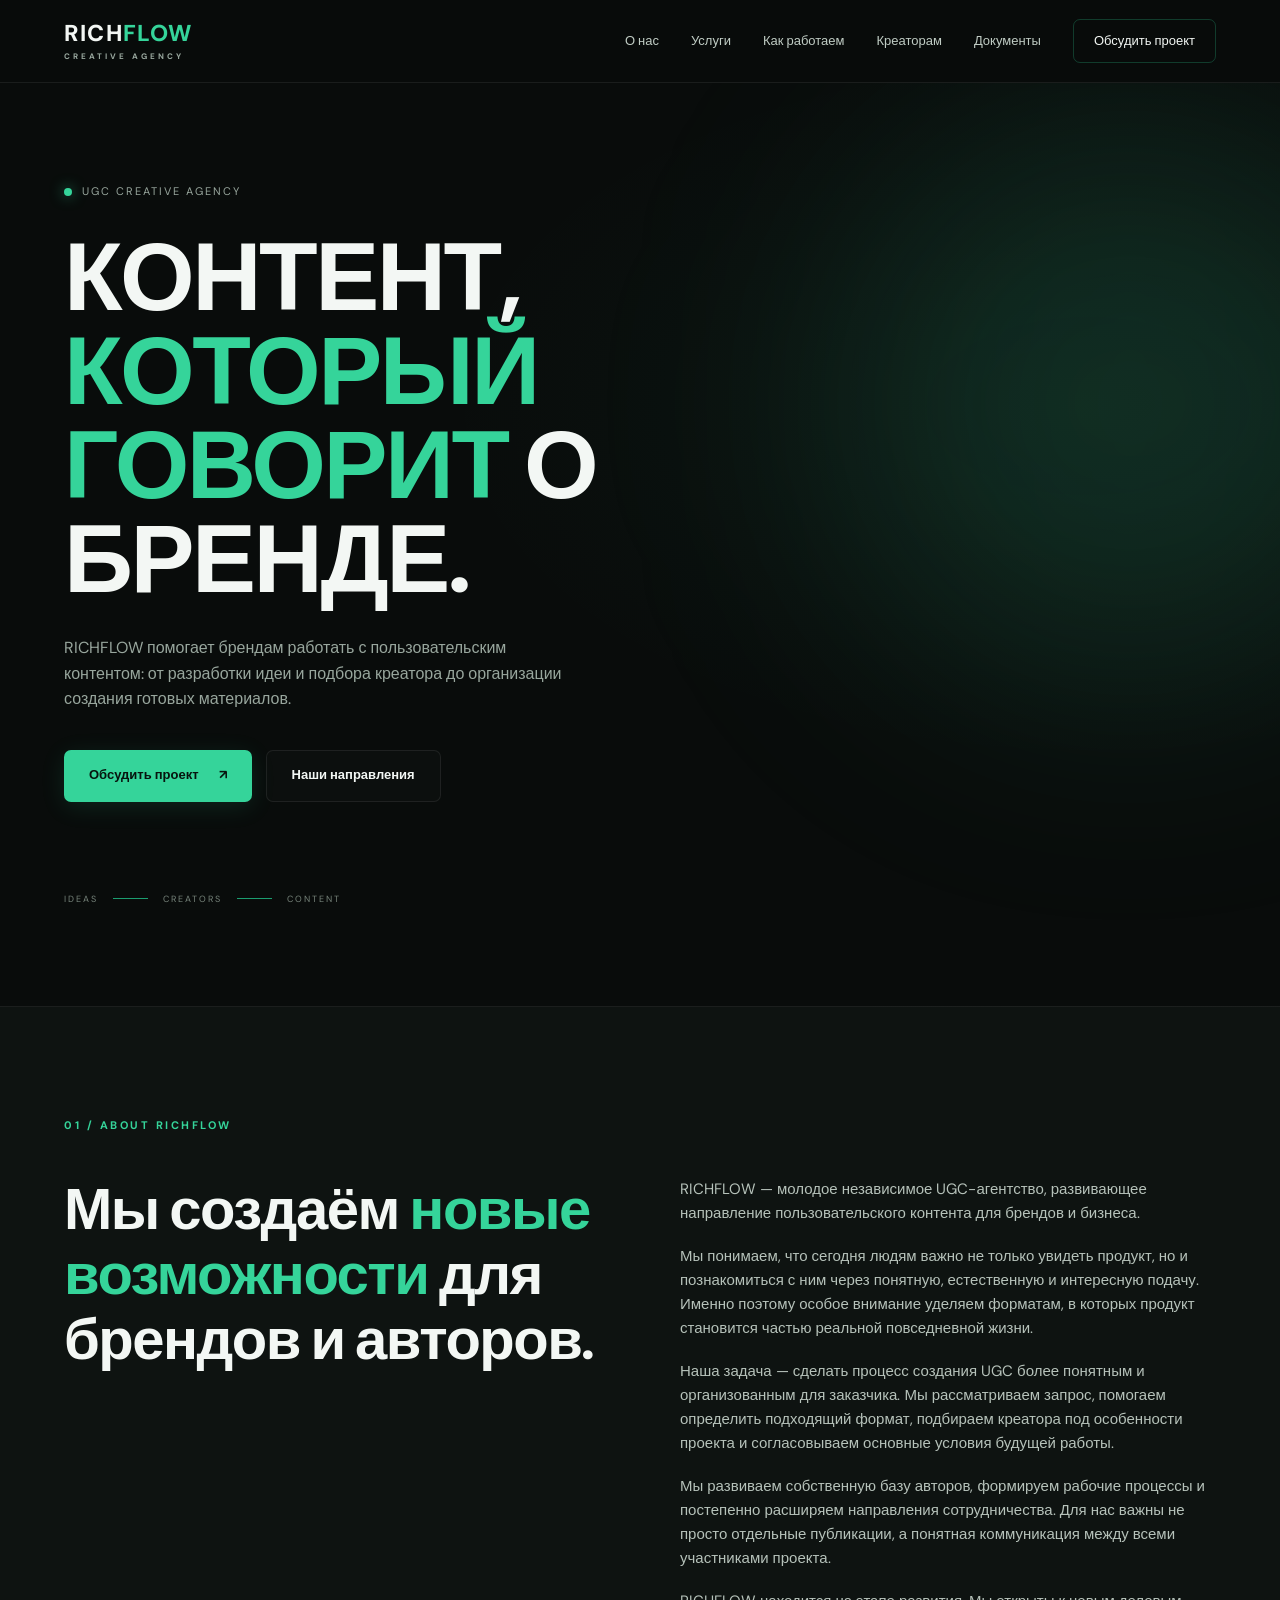
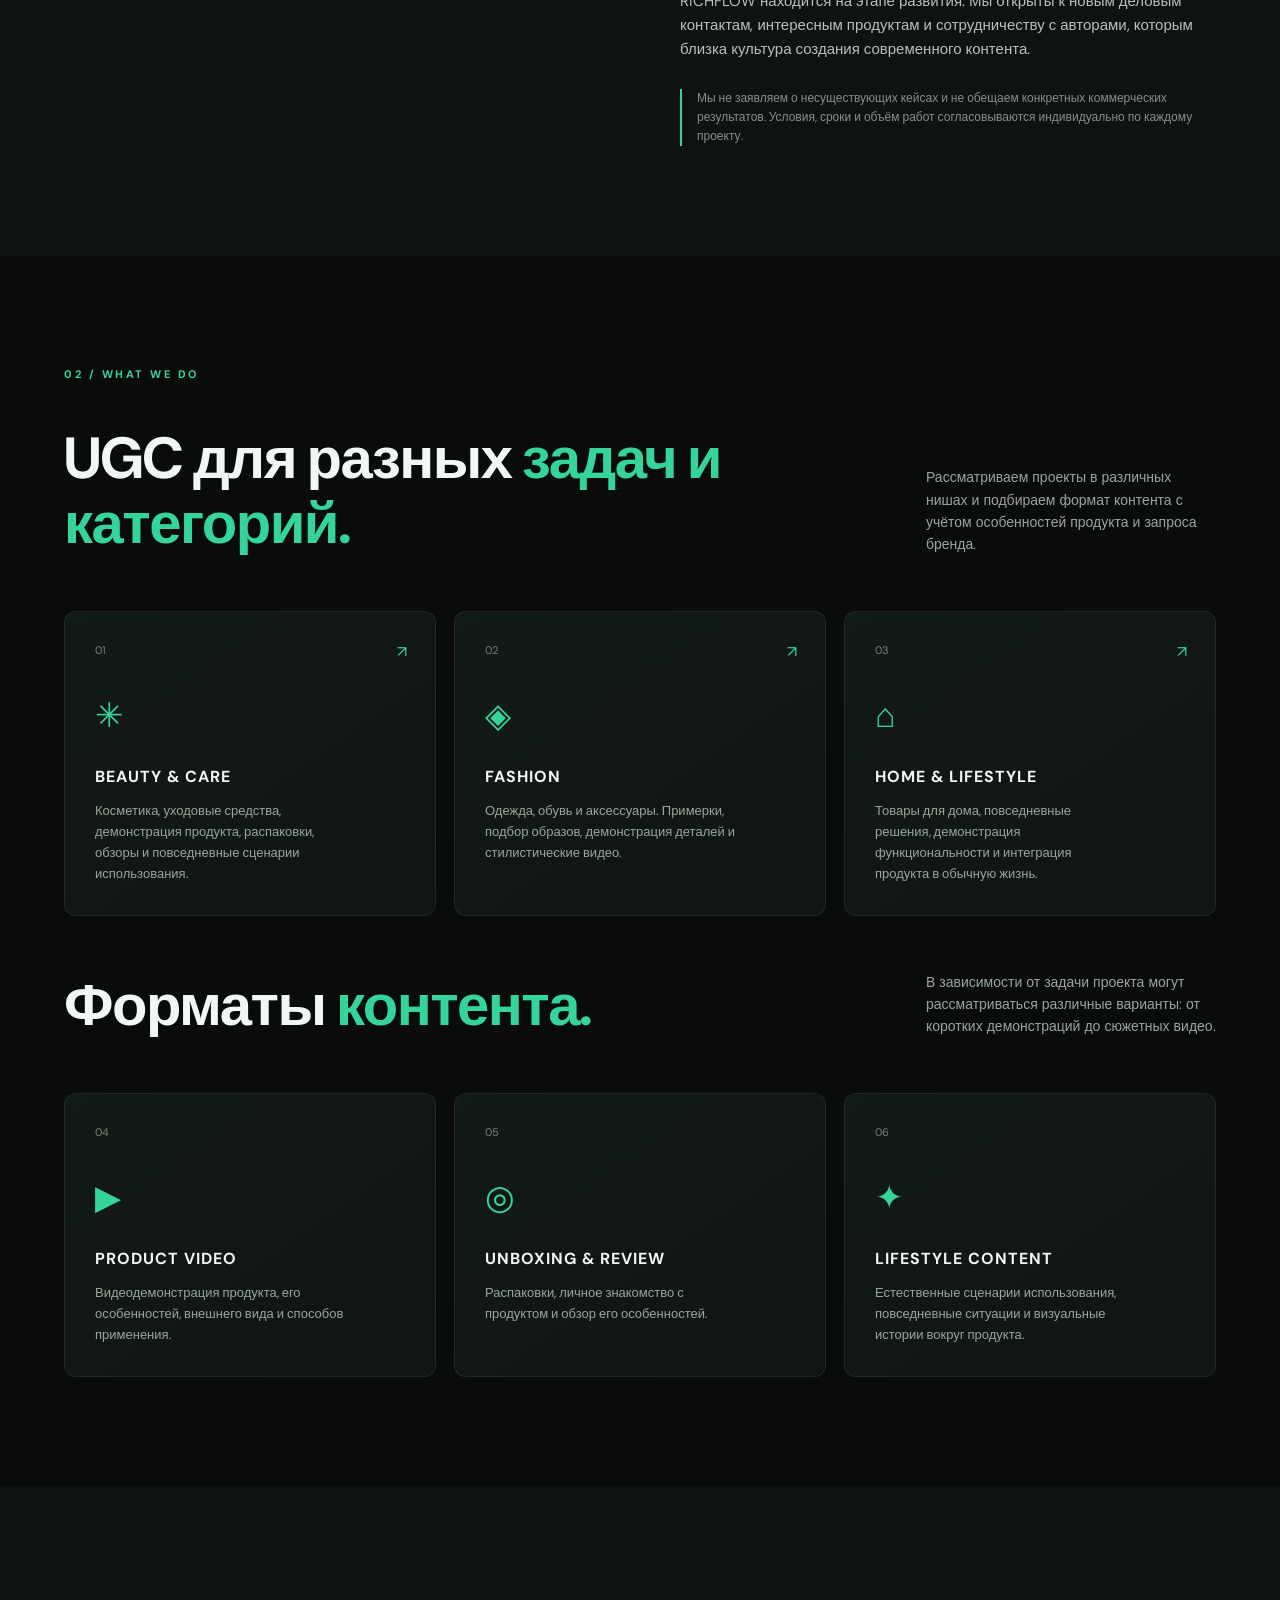
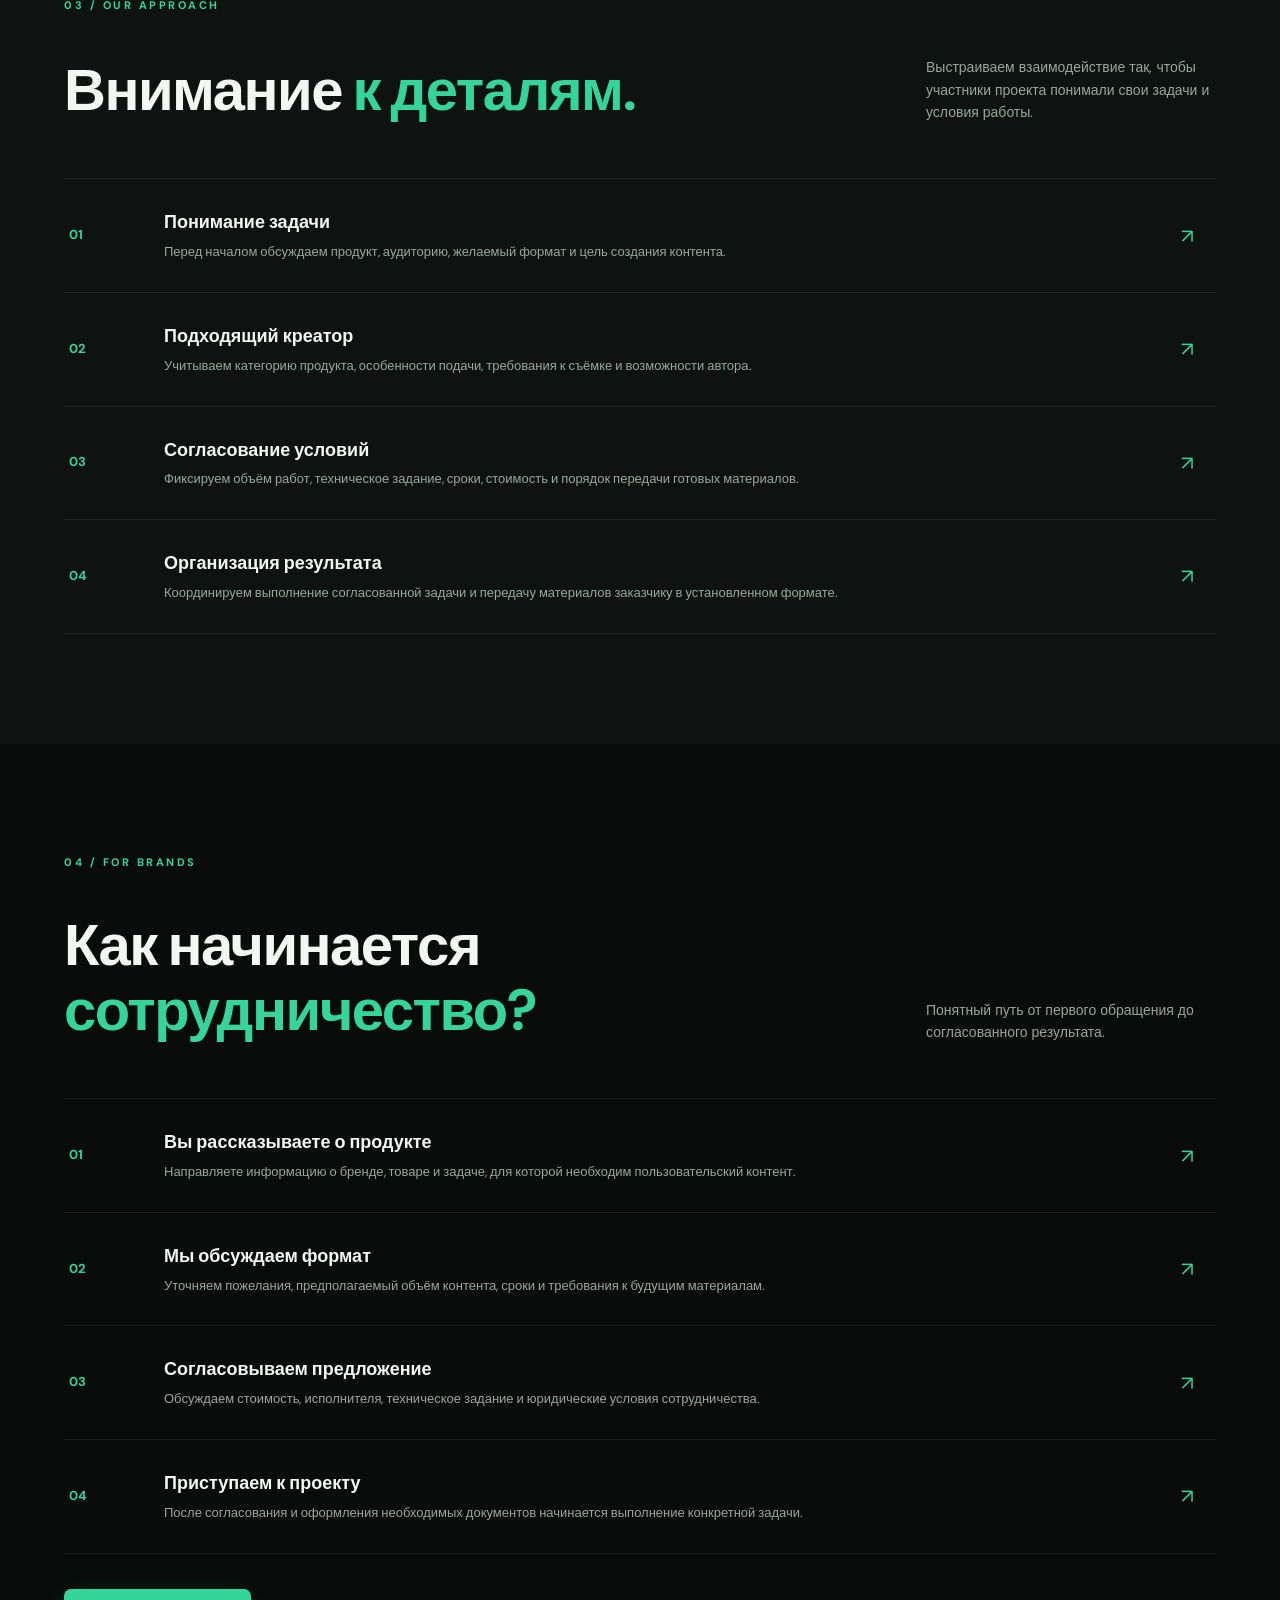
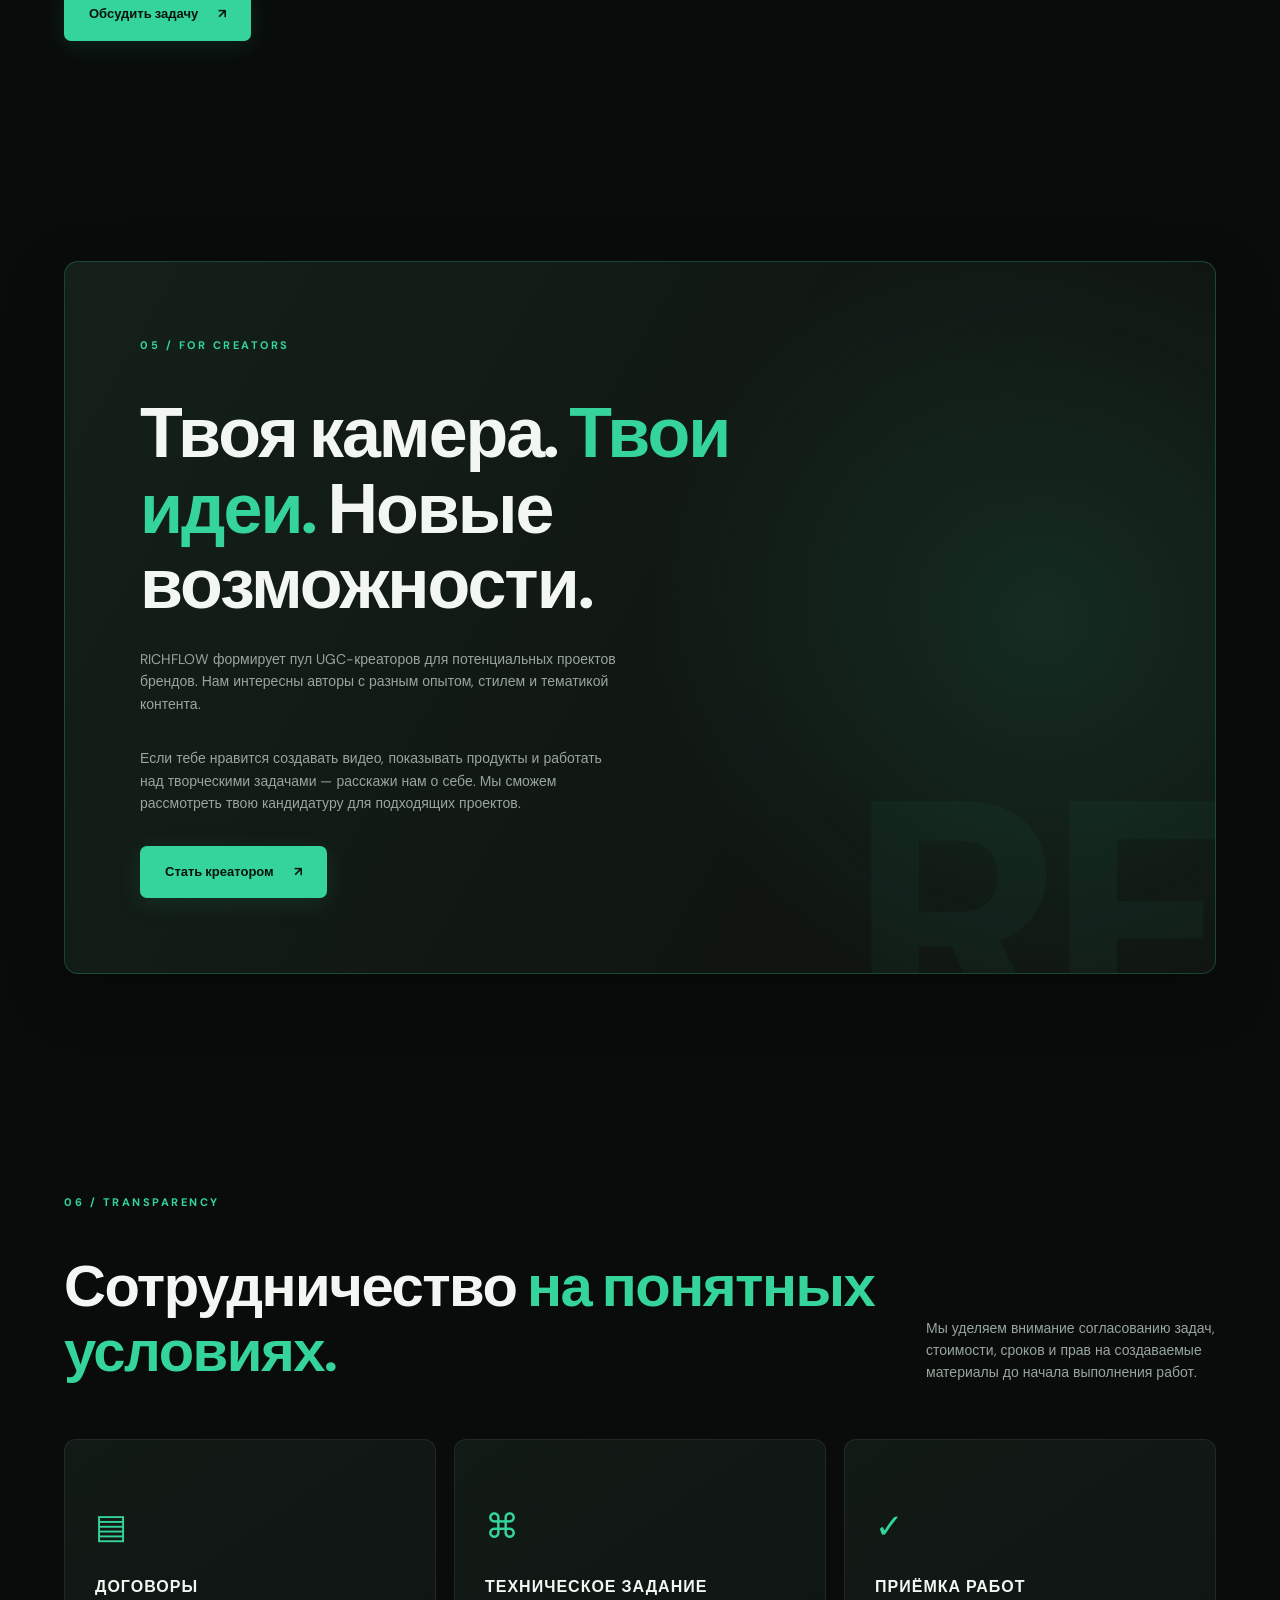
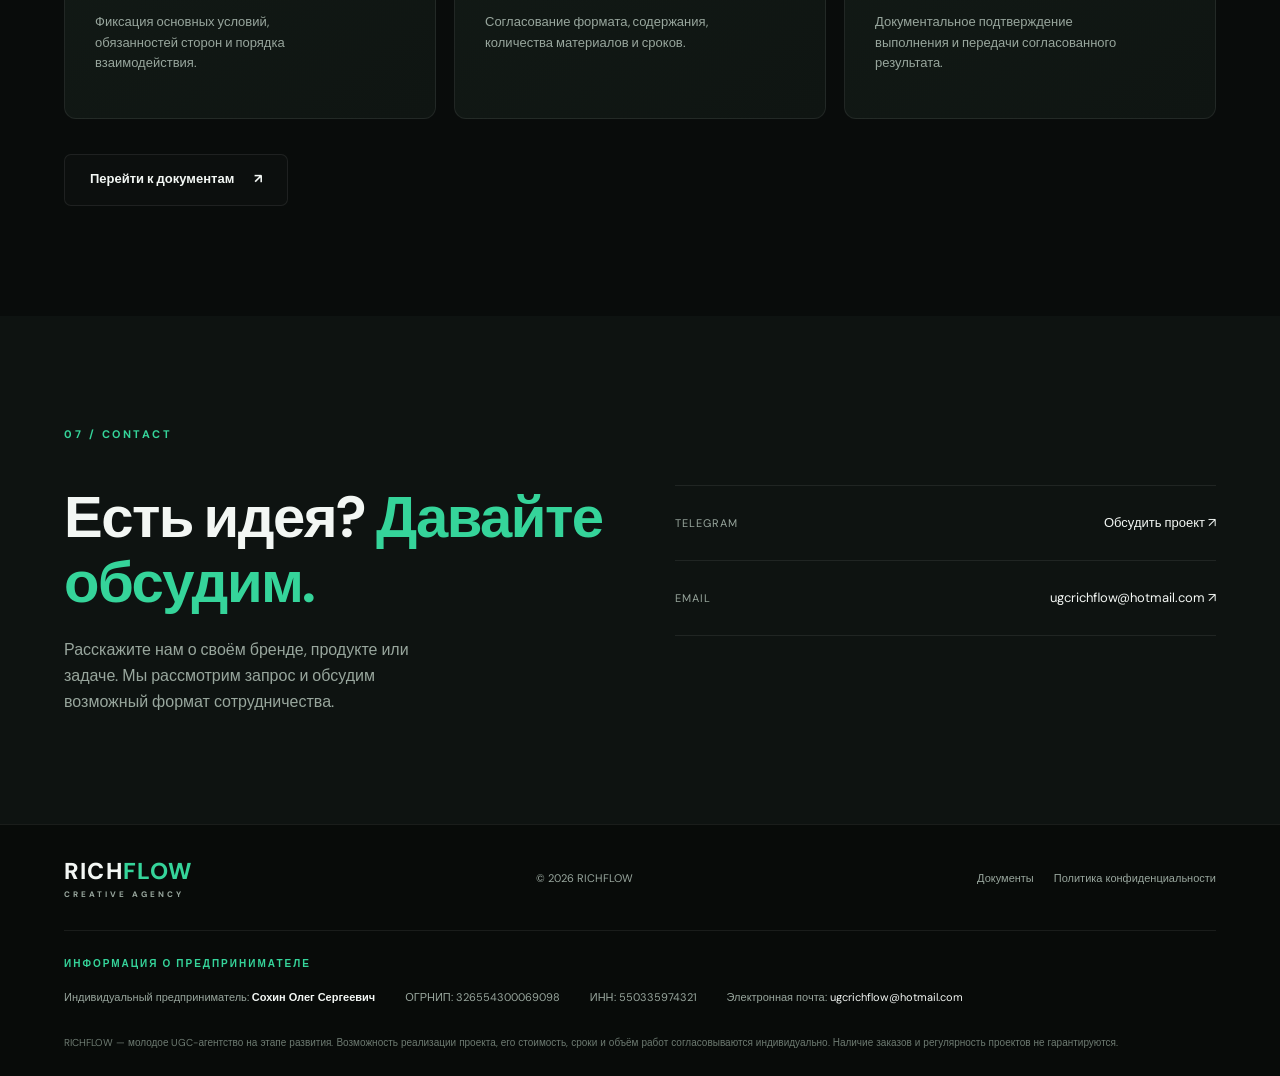
<file: index.html>
<!DOCTYPE html>
<html lang="ru">
<head>
    <meta charset="UTF-8">
    <meta name="viewport" content="width=device-width, initial-scale=1.0">

    <title>RICHFLOW — UGC-агентство для брендов и бизнеса</title>
    <meta name="description" content="RICHFLOW — молодое UGC-агентство. Помогаем брендам организовать создание пользовательского контента: от идеи и подбора креатора до готового материала.">

    <meta property="og:title" content="RICHFLOW — UGC Creative Agency">
    <meta property="og:description" content="Создание пользовательского контента для брендов. Идеи, креаторы и организация производства UGC.">
    <meta property="og:type" content="website">
    <meta property="og:image" content="assets/og-image.svg">

    <meta name="theme-color" content="#090c0b">

    <link rel="icon" href="assets/favicon.svg" type="image/svg+xml">
    <link rel="stylesheet" href="css/style.css">

    <script src="js/main.js" defer></script>
</head>

<body>

<header class="header">
    <div class="container header-inner">

        <a href="#home" class="logo">
            RICH<span>FLOW</span>
            <small>CREATIVE AGENCY</small>
        </a>

        <button class="menu-toggle"
                aria-label="Открыть меню"
                aria-expanded="false"
                aria-controls="navigation">
            <span></span>
            <span></span>
        </button>

        <nav class="navigation" id="navigation">
            <a href="#about">О нас</a>
            <a href="#directions">Услуги</a>
            <a href="#process">Как работаем</a>
            <a href="#creators">Креаторам</a>
            <a href="pages/documents.html">Документы</a>
            <a href="#contact" class="nav-contact">Обсудить проект</a>
        </nav>

    </div>
</header>


<main>

    <!-- HERO -->

    <section class="hero" id="home">
        <div class="hero-glow"></div>

        <div class="container hero-content">

            <div class="eyebrow">
                <span class="status-dot"></span>
                UGC CREATIVE AGENCY
            </div>

            <h1>
                КОНТЕНТ,
                <span>КОТОРЫЙ ГОВОРИТ</span>
                О БРЕНДЕ.
            </h1>

            <p class="hero-description">
                RICHFLOW помогает брендам работать
                с пользовательским контентом:
                от разработки идеи и подбора креатора
                до организации создания готовых материалов.
            </p>

            <div class="hero-buttons">
                <a href="#contact" class="button button-primary">
                    Обсудить проект
                    <span>↗</span>
                </a>

                <a href="#directions" class="button button-outline">
                    Наши направления
                </a>
            </div>

            <div class="hero-bottom">
                <span>IDEAS</span>
                <span class="hero-line"></span>
                <span>CREATORS</span>
                <span class="hero-line"></span>
                <span>CONTENT</span>
            </div>

        </div>
    </section>


    <!-- ABOUT -->

    <section class="section about" id="about">
        <div class="container">

            <div class="section-label">01 / ABOUT RICHFLOW</div>

            <div class="about-grid">

                <div>
                    <h2>
                        Мы создаём
                        <span>новые возможности</span>
                        для брендов и авторов.
                    </h2>
                </div>

                <div class="about-text">

                    <p>
                        RICHFLOW — молодое независимое UGC-агентство,
                        развивающее направление пользовательского
                        контента для брендов и бизнеса.
                    </p>

                    <p>
                        Мы понимаем, что сегодня людям важно не только
                        увидеть продукт, но и познакомиться с ним
                        через понятную, естественную и интересную подачу.
                        Именно поэтому особое внимание уделяем форматам,
                        в которых продукт становится частью реальной
                        повседневной жизни.
                    </p>

                    <p>
                        Наша задача — сделать процесс создания UGC
                        более понятным и организованным для заказчика.
                        Мы рассматриваем запрос, помогаем определить
                        подходящий формат, подбираем креатора под
                        особенности проекта и согласовываем основные
                        условия будущей работы.
                    </p>

                    <p>
                        Мы развиваем собственную базу авторов,
                        формируем рабочие процессы и постепенно
                        расширяем направления сотрудничества.
                        Для нас важны не просто отдельные публикации,
                        а понятная коммуникация между всеми участниками
                        проекта.
                    </p>

                    <p>
                        RICHFLOW находится на этапе развития.
                        Мы открыты к новым деловым контактам,
                        интересным продуктам и сотрудничеству
                        с авторами, которым близка культура
                        создания современного контента.
                    </p>

                    <span class="small-note">
                        Мы не заявляем о несуществующих кейсах
                        и не обещаем конкретных коммерческих результатов.
                        Условия, сроки и объём работ согласовываются
                        индивидуально по каждому проекту.
                    </span>

                </div>

            </div>
        </div>
    </section>


    <!-- DIRECTIONS / SERVICES -->

    <section class="section directions" id="directions">
        <div class="container">

            <div class="section-label">02 / WHAT WE DO</div>

            <div class="section-heading">
                <h2>
                    UGC для разных
                    <span>задач и категорий.</span>
                </h2>

                <p>
                    Рассматриваем проекты в различных нишах
                    и подбираем формат контента с учётом
                    особенностей продукта и запроса бренда.
                </p>
            </div>

            <div class="direction-grid">

                <article class="direction-card">
                    <div class="card-number">01</div>
                    <div class="card-icon">✳</div>

                    <h3>BEAUTY & CARE</h3>

                    <p>
                        Косметика, уходовые средства,
                        демонстрация продукта, распаковки,
                        обзоры и повседневные сценарии использования.
                    </p>

                    <span class="card-arrow">↗</span>
                </article>


                <article class="direction-card">
                    <div class="card-number">02</div>
                    <div class="card-icon">◈</div>

                    <h3>FASHION</h3>

                    <p>
                        Одежда, обувь и аксессуары.
                        Примерки, подбор образов,
                        демонстрация деталей и стилистические видео.
                    </p>

                    <span class="card-arrow">↗</span>
                </article>


                <article class="direction-card">
                    <div class="card-number">03</div>
                    <div class="card-icon">⌂</div>

                    <h3>HOME & LIFESTYLE</h3>

                    <p>
                        Товары для дома, повседневные решения,
                        демонстрация функциональности
                        и интеграция продукта в обычную жизнь.
                    </p>

                    <span class="card-arrow">↗</span>
                </article>

            </div>

            <div class="section-heading" style="margin-top:55px;">
                <h2>
                    Форматы
                    <span>контента.</span>
                </h2>

                <p>
                    В зависимости от задачи проекта
                    могут рассматриваться различные варианты:
                    от коротких демонстраций до сюжетных видео.
                </p>
            </div>

            <div class="direction-grid">

                <article class="direction-card">
                    <div class="card-number">04</div>
                    <div class="card-icon">▶</div>
                    <h3>PRODUCT VIDEO</h3>
                    <p>
                        Видеодемонстрация продукта,
                        его особенностей, внешнего вида
                        и способов применения.
                    </p>
                </article>

                <article class="direction-card">
                    <div class="card-number">05</div>
                    <div class="card-icon">◎</div>
                    <h3>UNBOXING & REVIEW</h3>
                    <p>
                        Распаковки, личное знакомство
                        с продуктом и обзор его особенностей.
                    </p>
                </article>

                <article class="direction-card">
                    <div class="card-number">06</div>
                    <div class="card-icon">✦</div>
                    <h3>LIFESTYLE CONTENT</h3>
                    <p>
                        Естественные сценарии использования,
                        повседневные ситуации и визуальные
                        истории вокруг продукта.
                    </p>
                </article>

            </div>

        </div>
    </section>


    <!-- WHY RICHFLOW -->

    <section class="section process" id="advantages">
        <div class="container">

            <div class="section-label">03 / OUR APPROACH</div>

            <div class="section-heading">
                <h2>
                    Внимание
                    <span>к деталям.</span>
                </h2>

                <p>
                    Выстраиваем взаимодействие так,
                    чтобы участники проекта понимали
                    свои задачи и условия работы.
                </p>
            </div>

            <div class="process-list">

                <div class="process-item">
                    <span class="process-number">01</span>
                    <div>
                        <h3>Понимание задачи</h3>
                        <p>
                            Перед началом обсуждаем продукт,
                            аудиторию, желаемый формат
                            и цель создания контента.
                        </p>
                    </div>
                    <span class="process-symbol">↗</span>
                </div>

                <div class="process-item">
                    <span class="process-number">02</span>
                    <div>
                        <h3>Подходящий креатор</h3>
                        <p>
                            Учитываем категорию продукта,
                            особенности подачи, требования
                            к съёмке и возможности автора.
                        </p>
                    </div>
                    <span class="process-symbol">↗</span>
                </div>

                <div class="process-item">
                    <span class="process-number">03</span>
                    <div>
                        <h3>Согласование условий</h3>
                        <p>
                            Фиксируем объём работ, техническое
                            задание, сроки, стоимость и порядок
                            передачи готовых материалов.
                        </p>
                    </div>
                    <span class="process-symbol">↗</span>
                </div>

                <div class="process-item">
                    <span class="process-number">04</span>
                    <div>
                        <h3>Организация результата</h3>
                        <p>
                            Координируем выполнение согласованной
                            задачи и передачу материалов
                            заказчику в установленном формате.
                        </p>
                    </div>
                    <span class="process-symbol">↗</span>
                </div>

            </div>

        </div>
    </section>


    <!-- WORKFLOW FOR CLIENTS -->

    <section class="section directions" id="workflow">
        <div class="container">

            <div class="section-label">04 / FOR BRANDS</div>

            <div class="section-heading">
                <h2>
                    Как начинается
                    <span>сотрудничество?</span>
                </h2>

                <p>
                    Понятный путь от первого обращения
                    до согласованного результата.
                </p>
            </div>

            <div class="process-list">

                <div class="process-item">
                    <span class="process-number">01</span>
                    <div>
                        <h3>Вы рассказываете о продукте</h3>
                        <p>
                            Направляете информацию о бренде,
                            товаре и задаче, для которой
                            необходим пользовательский контент.
                        </p>
                    </div>
                    <span class="process-symbol">↗</span>
                </div>

                <div class="process-item">
                    <span class="process-number">02</span>
                    <div>
                        <h3>Мы обсуждаем формат</h3>
                        <p>
                            Уточняем пожелания, предполагаемый
                            объём контента, сроки и требования
                            к будущим материалам.
                        </p>
                    </div>
                    <span class="process-symbol">↗</span>
                </div>

                <div class="process-item">
                    <span class="process-number">03</span>
                    <div>
                        <h3>Согласовываем предложение</h3>
                        <p>
                            Обсуждаем стоимость, исполнителя,
                            техническое задание и юридические
                            условия сотрудничества.
                        </p>
                    </div>
                    <span class="process-symbol">↗</span>
                </div>

                <div class="process-item">
                    <span class="process-number">04</span>
                    <div>
                        <h3>Приступаем к проекту</h3>
                        <p>
                            После согласования и оформления
                            необходимых документов начинается
                            выполнение конкретной задачи.
                        </p>
                    </div>
                    <span class="process-symbol">↗</span>
                </div>

            </div>

            <div class="hero-buttons" style="margin-top:35px;">
                <a href="#contact" class="button button-primary">
                    Обсудить задачу
                    <span>↗</span>
                </a>
            </div>

        </div>
    </section>


    <!-- CREATORS -->

    <section class="section creators" id="creators">
        <div class="container">

            <div class="creator-panel">

                <div class="section-label">05 / FOR CREATORS</div>

                <h2>
                    Твоя камера.
                    <span>Твои идеи.</span>
                    Новые возможности.
                </h2>

                <p>
                    RICHFLOW формирует пул UGC-креаторов
                    для потенциальных проектов брендов.
                    Нам интересны авторы с разным опытом,
                    стилем и тематикой контента.
                </p>

                <p>
                    Если тебе нравится создавать видео,
                    показывать продукты и работать
                    над творческими задачами — расскажи
                    нам о себе. Мы сможем рассмотреть
                    твою кандидатуру для подходящих проектов.
                </p>

                <a href="#contact" class="button button-primary">
                    Стать креатором
                    <span>↗</span>
                </a>

                <div class="creator-decoration">RF</div>

            </div>
        </div>
    </section>


    <!-- DOCUMENTS / TRANSPARENCY -->

    <section class="section directions" id="documents-info">
        <div class="container">

            <div class="section-label">06 / TRANSPARENCY</div>

            <div class="section-heading">
                <h2>
                    Сотрудничество
                    <span>на понятных условиях.</span>
                </h2>

                <p>
                    Мы уделяем внимание согласованию задач,
                    стоимости, сроков и прав на создаваемые
                    материалы до начала выполнения работ.
                </p>
            </div>

            <div class="direction-grid">

                <article class="direction-card">
                    <div class="card-icon">▤</div>
                    <h3>ДОГОВОРЫ</h3>
                    <p>
                        Фиксация основных условий,
                        обязанностей сторон и порядка
                        взаимодействия.
                    </p>
                </article>

                <article class="direction-card">
                    <div class="card-icon">⌘</div>
                    <h3>ТЕХНИЧЕСКОЕ ЗАДАНИЕ</h3>
                    <p>
                        Согласование формата, содержания,
                        количества материалов и сроков.
                    </p>
                </article>

                <article class="direction-card">
                    <div class="card-icon">✓</div>
                    <h3>ПРИЁМКА РАБОТ</h3>
                    <p>
                        Документальное подтверждение
                        выполнения и передачи согласованного
                        результата.
                    </p>
                </article>

            </div>

            <div class="hero-buttons" style="margin-top:35px;">
                <a href="pages/documents.html" class="button button-outline">
                    Перейти к документам
                    <span>↗</span>
                </a>
            </div>

        </div>
    </section>


    <!-- CONTACT -->

    <section class="section contact" id="contact">
        <div class="container">

            <div class="section-label">07 / CONTACT</div>

            <div class="contact-grid">

                <div>
                    <h2>
                        Есть идея?
                        <span>Давайте обсудим.</span>
                    </h2>

                    <p>
                        Расскажите нам о своём бренде,
                        продукте или задаче. Мы рассмотрим
                        запрос и обсудим возможный формат
                        сотрудничества.
                    </p>
                </div>

                <div class="contact-links">

                    <a href="https://t.me/ugc_richflow"
                       target="_blank"
                       rel="noopener noreferrer"
                       class="contact-link">
                        <span>TELEGRAM</span>
                        <span>Обсудить проект ↗</span>
                    </a>

                    <a href="mailto:ugcrichflow@hotmail.com"
                       class="contact-link">
                        <span>EMAIL</span>
                        <span>ugcrichflow@hotmail.com ↗</span>
                    </a>

                </div>

            </div>
        </div>
    </section>

</main>


<footer class="footer">
    <div class="container footer-inner">

        <a href="#home" class="logo footer-logo">
            RICH<span>FLOW</span>
            <small>CREATIVE AGENCY</small>
        </a>

        <div class="footer-center">
            © <span id="year"></span> RICHFLOW
        </div>

        <div class="footer-links">
            <a href="pages/documents.html">Документы</a>
            <a href="pages/privacy-policy.html">Политика конфиденциальности</a>
        </div>

    </div>

    <div class="container footer-legal">

        <div class="footer-legal-title">
            ИНФОРМАЦИЯ О ПРЕДПРИНИМАТЕЛЕ
        </div>

        <div class="footer-legal-details">

            <p>
                Индивидуальный предприниматель:
                <strong>Сохин Олег Сергеевич</strong>
            </p>

            <p>
                ОГРНИП: 326554300069098
            </p>

            <p>
                ИНН: 550335974321
            </p>

            <p>
                Электронная почта:
                <a href="mailto:ugcrichflow@hotmail.com">
                    ugcrichflow@hotmail.com
                </a>
            </p>

        </div>

    </div>

    <div class="container footer-disclaimer">
        RICHFLOW — молодое UGC-агентство на этапе развития.
        Возможность реализации проекта, его стоимость,
        сроки и объём работ согласовываются индивидуально.
        Наличие заказов и регулярность проектов не гарантируются.
    </div>
</footer>

</body>
</html>
</file>
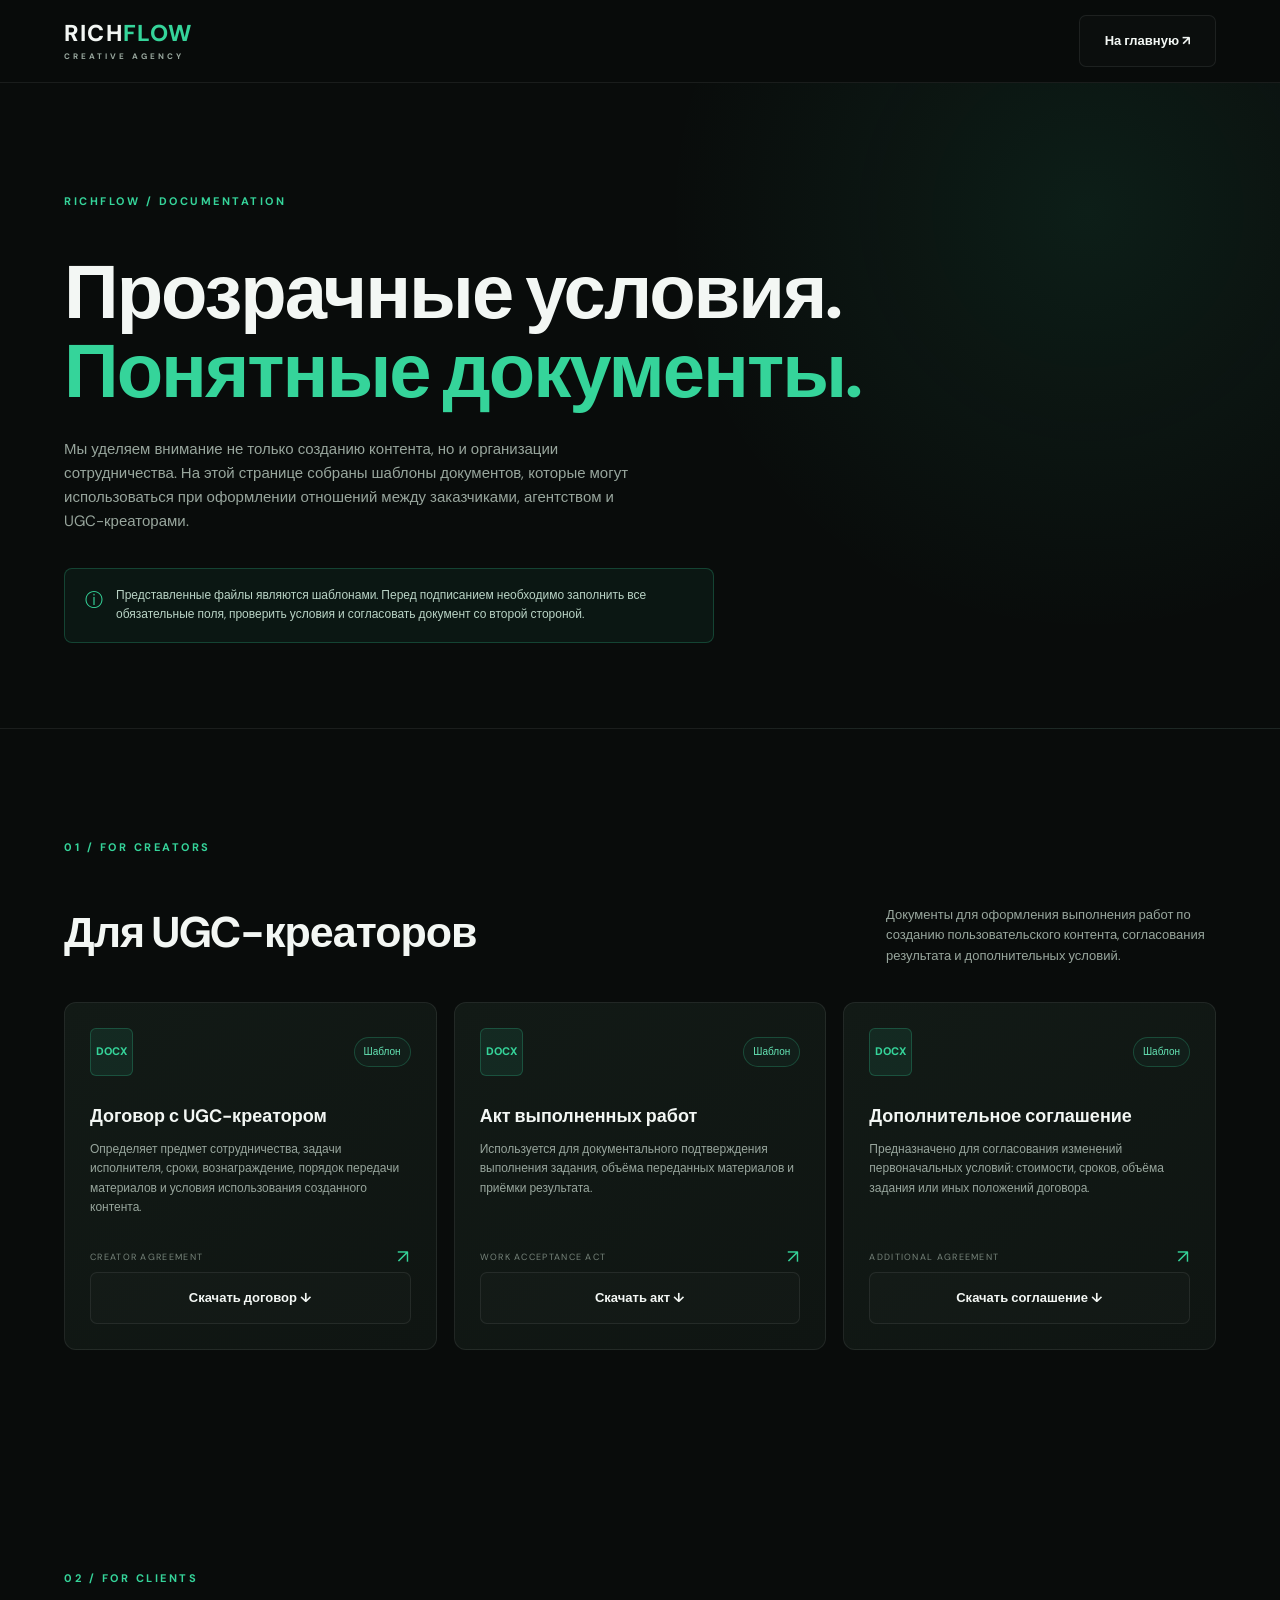
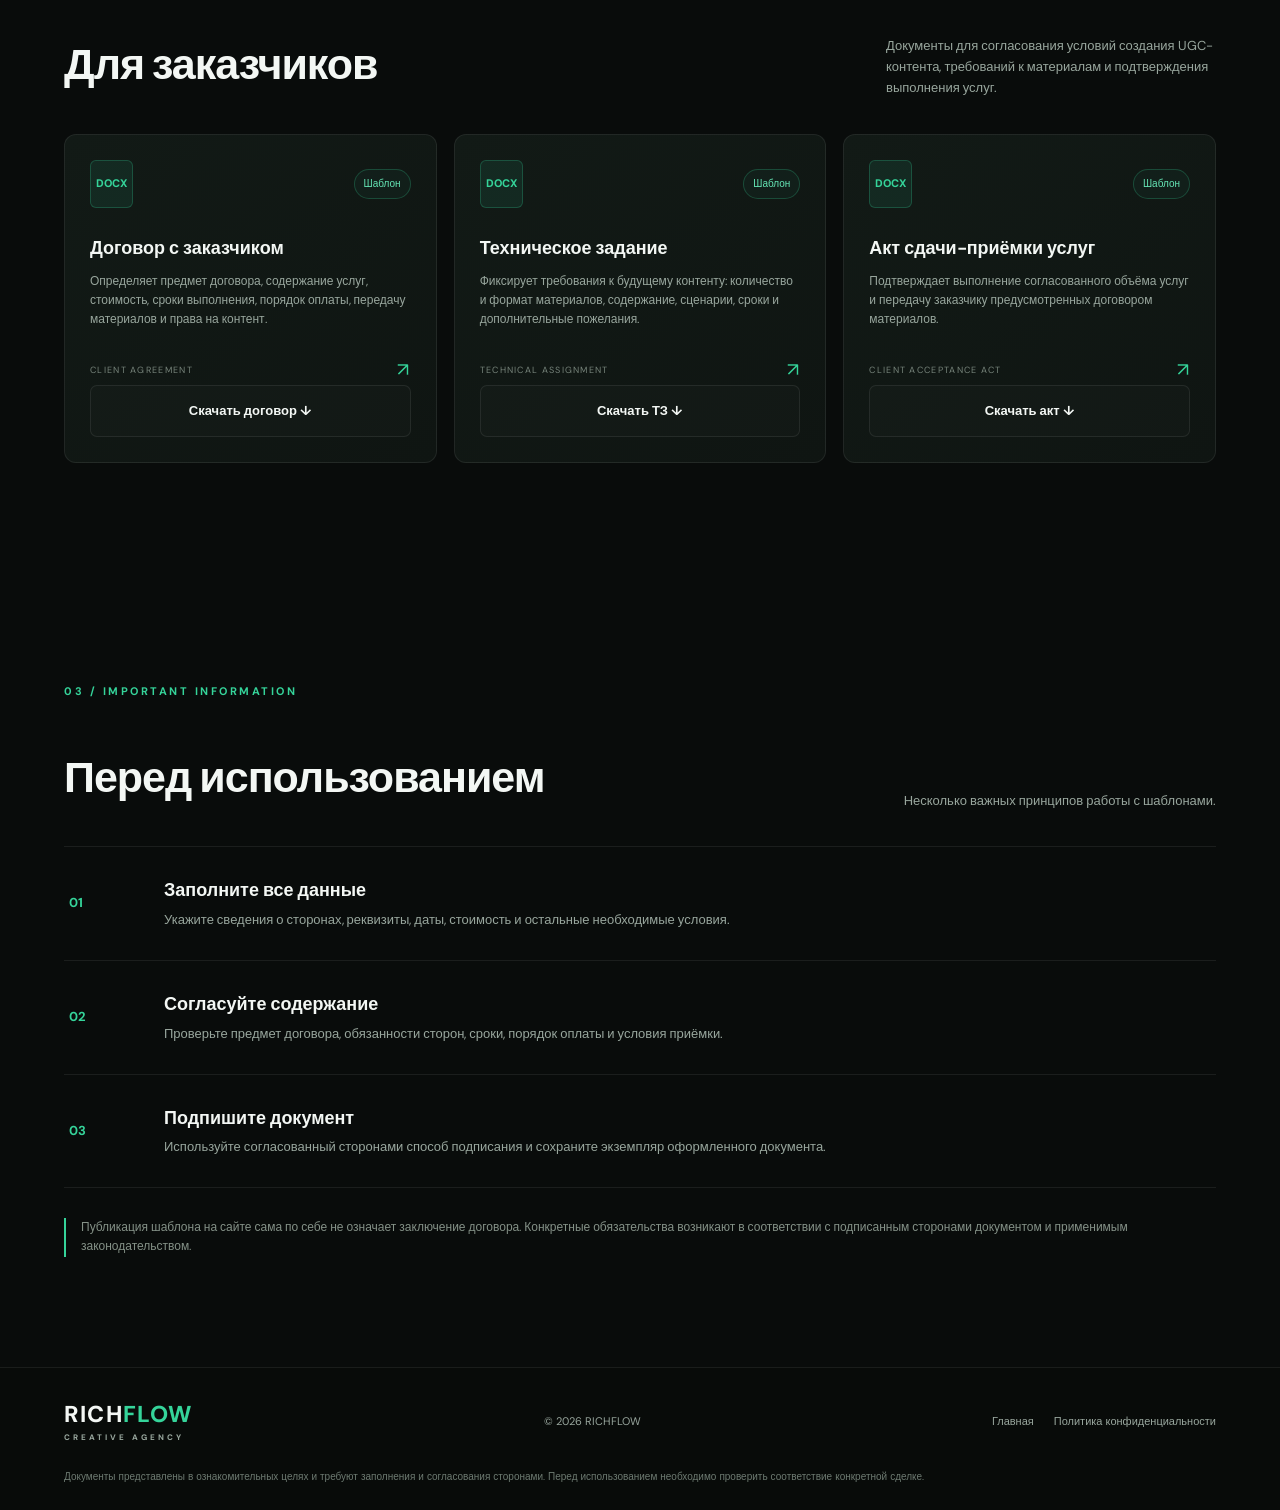
<file: pages/documents.html>
<!DOCTYPE html>
<html lang="ru">
<head>
    <meta charset="UTF-8">
    <meta name="viewport" content="width=device-width, initial-scale=1.0">

    <title>Документы и договоры — RICHFLOW</title>
    <meta name="description" content="Документы RICHFLOW для оформления сотрудничества с заказчиками и UGC-креаторами. Договоры, техническое задание и акты.">

    <meta name="theme-color" content="#090c0b">

    <link rel="icon" href="../assets/favicon.svg" type="image/svg+xml">
    <link rel="stylesheet" href="../css/style.css">

    <script src="../js/main.js" defer></script>
</head>

<body>

<header class="header">
    <div class="container header-inner">

        <a href="../index.html" class="logo">
            RICH<span>FLOW</span>
            <small>CREATIVE AGENCY</small>
        </a>

        <a href="../index.html" class="button button-outline">
            На главную ↗
        </a>

    </div>
</header>


<main>

    <section class="documents-hero">
        <div class="container">

            <div class="section-label">
                RICHFLOW / DOCUMENTATION
            </div>

            <h1>
                Прозрачные условия.
                <span>Понятные документы.</span>
            </h1>

            <p>
                Мы уделяем внимание не только созданию контента,
                но и организации сотрудничества.
                На этой странице собраны шаблоны документов,
                которые могут использоваться при оформлении
                отношений между заказчиками, агентством
                и UGC-креаторами.
            </p>

            <div class="documents-note">
                <span class="documents-note-icon">ⓘ</span>
                <span>
                    Представленные файлы являются шаблонами.
                    Перед подписанием необходимо заполнить
                    все обязательные поля, проверить условия
                    и согласовать документ со второй стороной.
                </span>
            </div>

        </div>
    </section>


    <!-- CREATOR DOCUMENTS -->

    <section class="section documents-section">
        <div class="container">

            <div class="section-label">01 / FOR CREATORS</div>

            <div class="documents-heading">
                <h2>Для UGC-креаторов</h2>

                <p>
                    Документы для оформления выполнения работ
                    по созданию пользовательского контента,
                    согласования результата и дополнительных условий.
                </p>
            </div>

            <div class="documents-grid">

                <article class="document-card">

                    <div class="document-card-top">
                        <div class="document-icon">DOCX</div>
                        <span class="document-status">Шаблон</span>
                    </div>

                    <h3>Договор с UGC-креатором</h3>

                    <p>
                        Определяет предмет сотрудничества,
                        задачи исполнителя, сроки, вознаграждение,
                        порядок передачи материалов и условия
                        использования созданного контента.
                    </p>

                    <div class="document-card-bottom">
                        <span>CREATOR AGREEMENT</span>
                        <span class="document-arrow">↗</span>
                    </div>

                    <a href="../documents/ugc-creator-agreement.docx"
                       download
                       class="button button-outline">
                        Скачать договор ↓
                    </a>

                </article>


                <article class="document-card">

                    <div class="document-card-top">
                        <div class="document-icon">DOCX</div>
                        <span class="document-status">Шаблон</span>
                    </div>

                    <h3>Акт выполненных работ</h3>

                    <p>
                        Используется для документального
                        подтверждения выполнения задания,
                        объёма переданных материалов
                        и приёмки результата.
                    </p>

                    <div class="document-card-bottom">
                        <span>WORK ACCEPTANCE ACT</span>
                        <span class="document-arrow">↗</span>
                    </div>

                    <a href="../documents/work-acceptance-act.docx"
                       download
                       class="button button-outline">
                        Скачать акт ↓
                    </a>

                </article>


                <article class="document-card">

                    <div class="document-card-top">
                        <div class="document-icon">DOCX</div>
                        <span class="document-status">Шаблон</span>
                    </div>

                    <h3>Дополнительное соглашение</h3>

                    <p>
                        Предназначено для согласования
                        изменений первоначальных условий:
                        стоимости, сроков, объёма задания
                        или иных положений договора.
                    </p>

                    <div class="document-card-bottom">
                        <span>ADDITIONAL AGREEMENT</span>
                        <span class="document-arrow">↗</span>
                    </div>

                    <a href="../documents/additional-agreement.docx"
                       download
                       class="button button-outline">
                        Скачать соглашение ↓
                    </a>

                </article>

            </div>

        </div>
    </section>


    <!-- CLIENT DOCUMENTS -->

    <section class="section documents-section">
        <div class="container">

            <div class="section-label">02 / FOR CLIENTS</div>

            <div class="documents-heading">
                <h2>Для заказчиков</h2>

                <p>
                    Документы для согласования условий
                    создания UGC-контента, требований
                    к материалам и подтверждения выполнения услуг.
                </p>
            </div>

            <div class="documents-grid">

                <article class="document-card">

                    <div class="document-card-top">
                        <div class="document-icon">DOCX</div>
                        <span class="document-status">Шаблон</span>
                    </div>

                    <h3>Договор с заказчиком</h3>

                    <p>
                        Определяет предмет договора,
                        содержание услуг, стоимость,
                        сроки выполнения, порядок оплаты,
                        передачу материалов и права на контент.
                    </p>

                    <div class="document-card-bottom">
                        <span>CLIENT AGREEMENT</span>
                        <span class="document-arrow">↗</span>
                    </div>

                    <a href="../documents/client-agreement.docx"
                       download
                       class="button button-outline">
                        Скачать договор ↓
                    </a>

                </article>


                <article class="document-card">

                    <div class="document-card-top">
                        <div class="document-icon">DOCX</div>
                        <span class="document-status">Шаблон</span>
                    </div>

                    <h3>Техническое задание</h3>

                    <p>
                        Фиксирует требования к будущему контенту:
                        количество и формат материалов,
                        содержание, сценарии, сроки
                        и дополнительные пожелания.
                    </p>

                    <div class="document-card-bottom">
                        <span>TECHNICAL ASSIGNMENT</span>
                        <span class="document-arrow">↗</span>
                    </div>

                    <a href="../documents/technical-assignment.docx"
                       download
                       class="button button-outline">
                        Скачать ТЗ ↓
                    </a>

                </article>


                <article class="document-card">

                    <div class="document-card-top">
                        <div class="document-icon">DOCX</div>
                        <span class="document-status">Шаблон</span>
                    </div>

                    <h3>Акт сдачи-приёмки услуг</h3>

                    <p>
                        Подтверждает выполнение согласованного
                        объёма услуг и передачу заказчику
                        предусмотренных договором материалов.
                    </p>

                    <div class="document-card-bottom">
                        <span>CLIENT ACCEPTANCE ACT</span>
                        <span class="document-arrow">↗</span>
                    </div>

                    <a href="../documents/client-acceptance-act.docx"
                       download
                       class="button button-outline">
                        Скачать акт ↓
                    </a>

                </article>

            </div>

        </div>
    </section>


    <!-- DOCUMENTS INFORMATION -->

    <section class="section documents-section">
        <div class="container">

            <div class="section-label">03 / IMPORTANT INFORMATION</div>

            <div class="documents-heading">
                <h2>Перед использованием</h2>

                <p>
                    Несколько важных принципов работы с шаблонами.
                </p>
            </div>

            <div class="process-list">

                <div class="process-item">
                    <span class="process-number">01</span>
                    <div>
                        <h3>Заполните все данные</h3>
                        <p>
                            Укажите сведения о сторонах,
                            реквизиты, даты, стоимость
                            и остальные необходимые условия.
                        </p>
                    </div>
                </div>

                <div class="process-item">
                    <span class="process-number">02</span>
                    <div>
                        <h3>Согласуйте содержание</h3>
                        <p>
                            Проверьте предмет договора,
                            обязанности сторон, сроки,
                            порядок оплаты и условия приёмки.
                        </p>
                    </div>
                </div>

                <div class="process-item">
                    <span class="process-number">03</span>
                    <div>
                        <h3>Подпишите документ</h3>
                        <p>
                            Используйте согласованный сторонами
                            способ подписания и сохраните
                            экземпляр оформленного документа.
                        </p>
                    </div>
                </div>

            </div>

            <p class="small-note" style="margin-top:30px;">
                Публикация шаблона на сайте сама по себе
                не означает заключение договора.
                Конкретные обязательства возникают
                в соответствии с подписанным сторонами
                документом и применимым законодательством.
            </p>

        </div>
    </section>

</main>


<footer class="footer">
    <div class="container footer-inner">

        <a href="../index.html" class="logo footer-logo">
            RICH<span>FLOW</span>
            <small>CREATIVE AGENCY</small>
        </a>

        <div class="footer-center">
            © <span id="year"></span> RICHFLOW
        </div>

        <div class="footer-links">
            <a href="../index.html">Главная</a>
            <a href="privacy-policy.html">Политика конфиденциальности</a>
        </div>

    </div>

    <div class="container footer-disclaimer">
        Документы представлены в ознакомительных целях
        и требуют заполнения и согласования сторонами.
        Перед использованием необходимо проверить
        соответствие конкретной сделке.
    </div>
</footer>

</body>
    </html>
</file>
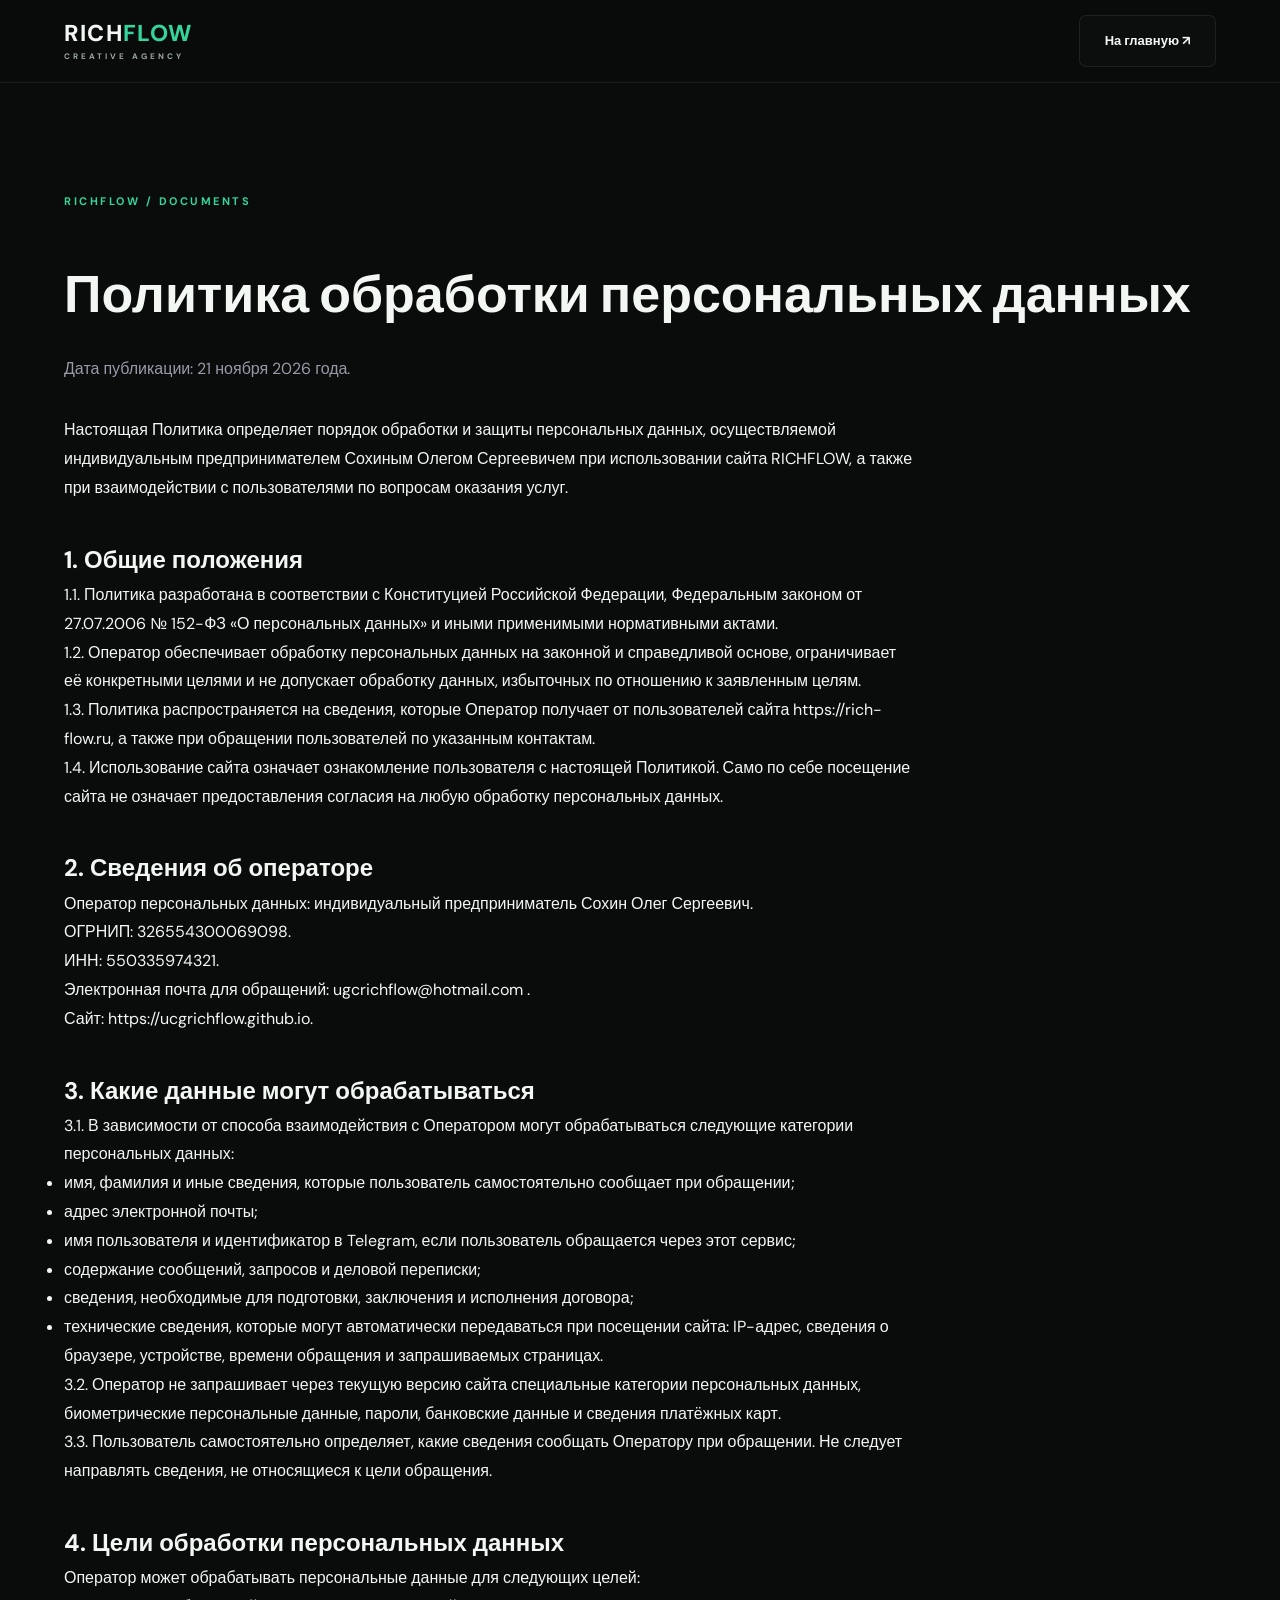
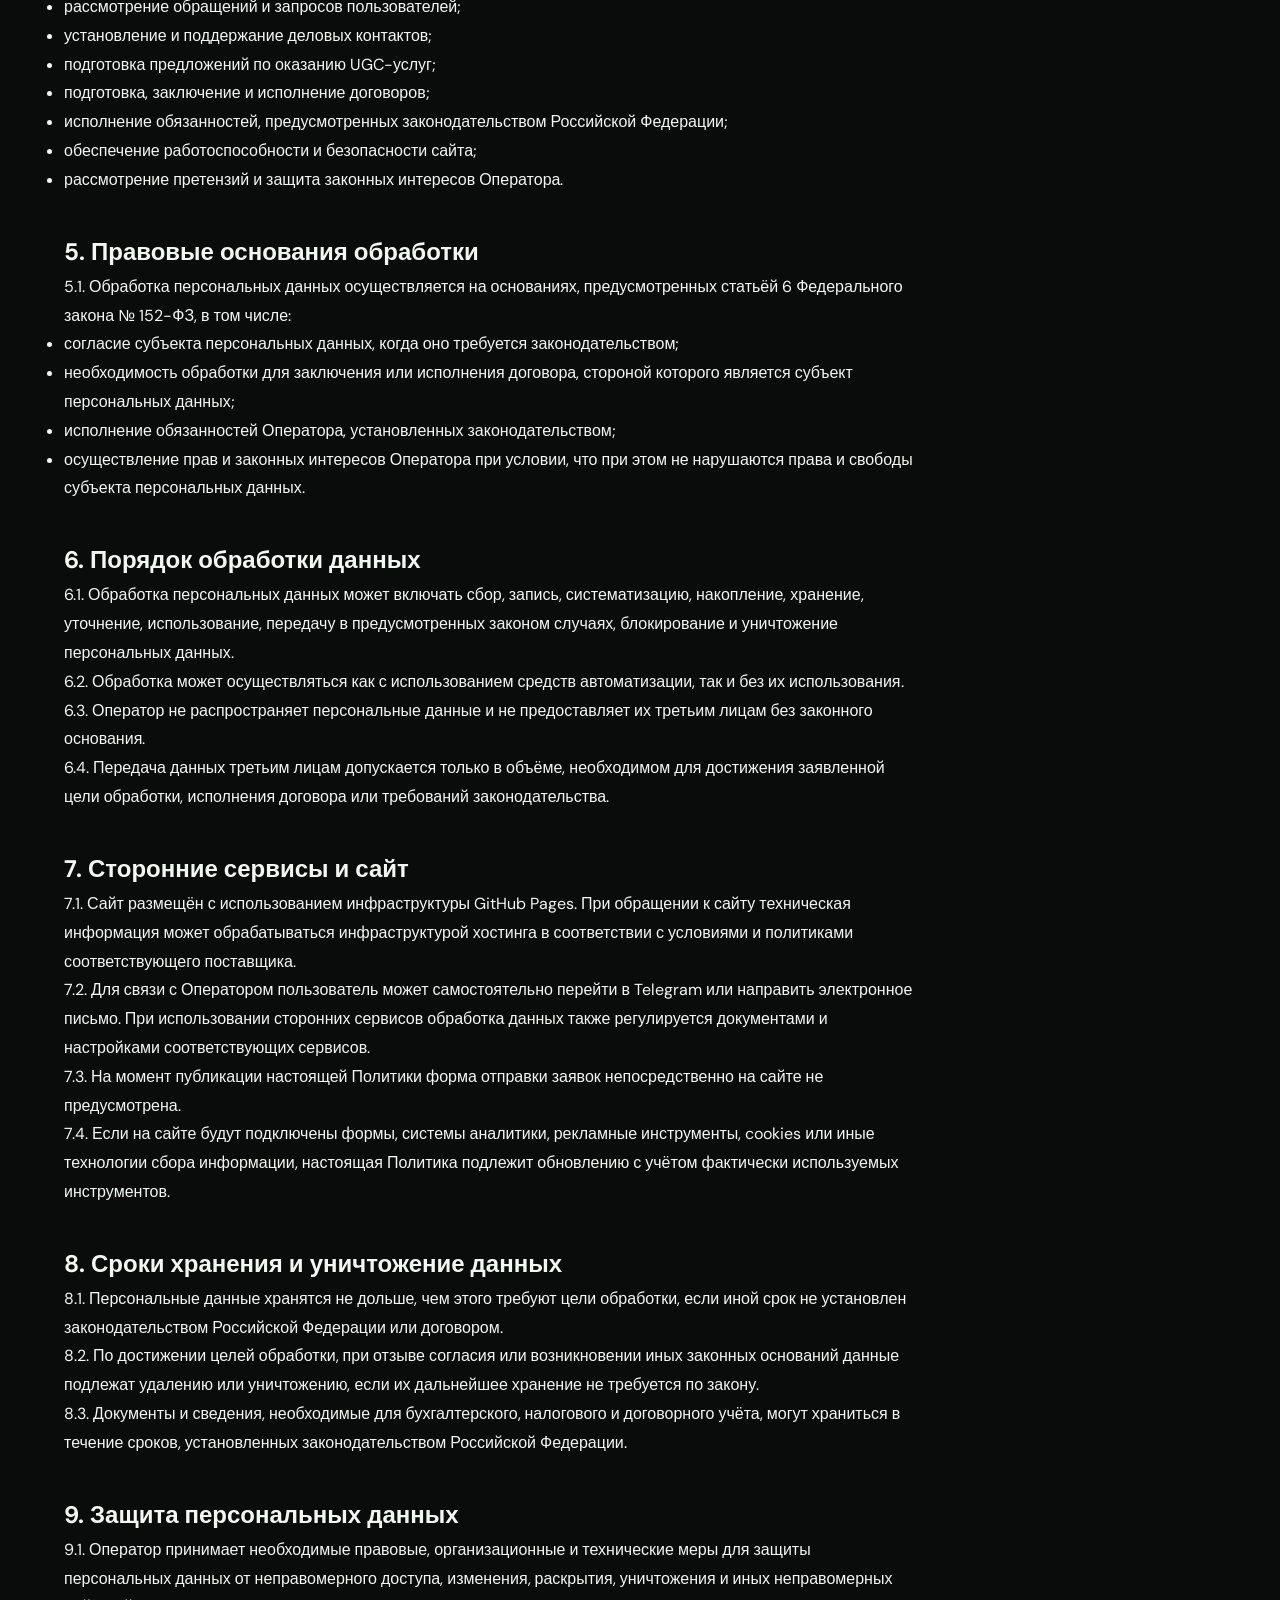
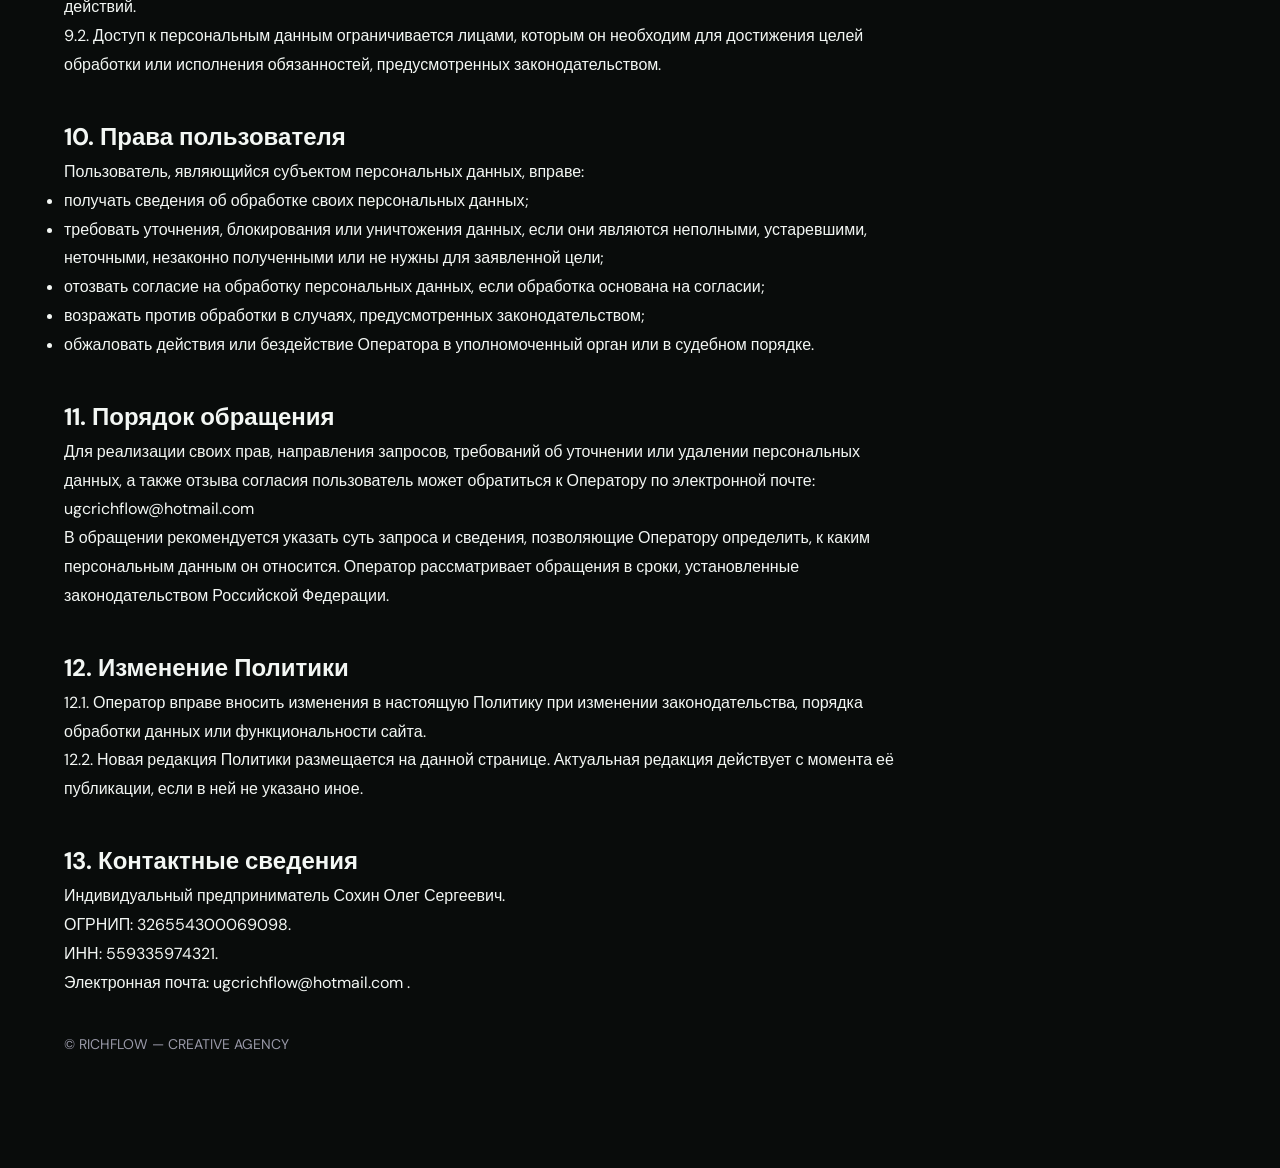
<file: pages/privacy-policy.html>
<!DOCTYPE html>
<html lang="ru">
<head>
    <meta charset="UTF-8">
    <meta name="viewport" content="width=device-width, initial-scale=1.0">
    <title>Политика обработки персональных данных — RICHFLOW</title>
    <meta name="description" content="Политика обработки и защиты персональных данных RICHFLOW.">
    <meta name="robots" content="index, follow">
    <link rel="stylesheet" href="../css/style.css">
</head>

<body>

<header class="header">
    <div class="container header-inner">
        <a href="../index.html" class="logo">
            RICH<span>FLOW</span>
            <small>CREATIVE AGENCY</small>
        </a>

        <a href="../index.html" class="button button-outline">
            На главную ↗
        </a>
    </div>
</header>

<main class="section">
    <div class="container">

        <div class="section-label">RICHFLOW / DOCUMENTS</div>

        <h1 style="font-size:clamp(32px, 5vw, 52px); margin-bottom:20px;">
            Политика обработки персональных данных
        </h1>

        <p style="color:#9999a8; margin-bottom:35px;">
            Дата публикации: 21 ноября 2026 года.
        </p>

        <div style="max-width:850px; line-height:1.8;">

            <p>
                Настоящая Политика определяет порядок обработки
                и защиты персональных данных, осуществляемой
                индивидуальным предпринимателем Сохиным Олегом
                Сергеевичем при использовании сайта RICHFLOW,
                а также при взаимодействии с пользователями
                по вопросам оказания услуг.
            </p>

            <h2 style="margin-top:35px;">1. Общие положения</h2>

            <p>
                1.1. Политика разработана в соответствии с
                Конституцией Российской Федерации, Федеральным
                законом от 27.07.2006 № 152-ФЗ «О персональных
                данных» и иными применимыми нормативными актами.
            </p>

            <p>
                1.2. Оператор обеспечивает обработку персональных
                данных на законной и справедливой основе,
                ограничивает её конкретными целями и не допускает
                обработку данных, избыточных по отношению
                к заявленным целям.
            </p>

            <p>
                1.3. Политика распространяется на сведения,
                которые Оператор получает от пользователей сайта
                https://rich-flow.ru, а также при
                обращении пользователей по указанным контактам.
            </p>

            <p>
                1.4. Использование сайта означает ознакомление
                пользователя с настоящей Политикой. Само по себе
                посещение сайта не означает предоставления
                согласия на любую обработку персональных данных.
            </p>

            <h2 style="margin-top:35px;">2. Сведения об операторе</h2>

            <p>
                Оператор персональных данных:
                индивидуальный предприниматель Сохин Олег Сергеевич.
            </p>

            <p>
                ОГРНИП: 326554300069098.
            </p>

            <p>
                ИНН: 550335974321.
            </p>

            <p>
                Электронная почта для обращений:
                <a href="mailto:ugcrichflow@hotmail.com">
                    ugcrichflow@hotmail.com
                </a>.
            </p>

            <p>
                Сайт: https://ucgrichflow.github.io.
            </p>

            <h2 style="margin-top:35px;">3. Какие данные могут обрабатываться</h2>

            <p>
                3.1. В зависимости от способа взаимодействия
                с Оператором могут обрабатываться следующие
                категории персональных данных:
            </p>

            <ul>
                <li>
                    имя, фамилия и иные сведения, которые
                    пользователь самостоятельно сообщает
                    при обращении;
                </li>
                <li>
                    адрес электронной почты;
                </li>
                <li>
                    имя пользователя и идентификатор в Telegram,
                    если пользователь обращается через этот сервис;
                </li>
                <li>
                    содержание сообщений, запросов и деловой переписки;
                </li>
                <li>
                    сведения, необходимые для подготовки,
                    заключения и исполнения договора;
                </li>
                <li>
                    технические сведения, которые могут автоматически
                    передаваться при посещении сайта: IP-адрес,
                    сведения о браузере, устройстве, времени
                    обращения и запрашиваемых страницах.
                </li>
            </ul>

            <p>
                3.2. Оператор не запрашивает через текущую версию
                сайта специальные категории персональных данных,
                биометрические персональные данные, пароли,
                банковские данные и сведения платёжных карт.
            </p>

            <p>
                3.3. Пользователь самостоятельно определяет,
                какие сведения сообщать Оператору при обращении.
                Не следует направлять сведения, не относящиеся
                к цели обращения.
            </p>

            <h2 style="margin-top:35px;">4. Цели обработки персональных данных</h2>

            <p>
                Оператор может обрабатывать персональные данные
                для следующих целей:
            </p>

            <ul>
                <li>
                    рассмотрение обращений и запросов пользователей;
                </li>
                <li>
                    установление и поддержание деловых контактов;
                </li>
                <li>
                    подготовка предложений по оказанию UGC-услуг;
                </li>
                <li>
                    подготовка, заключение и исполнение договоров;
                </li>
                <li>
                    исполнение обязанностей, предусмотренных
                    законодательством Российской Федерации;
                </li>
                <li>
                    обеспечение работоспособности и безопасности сайта;
                </li>
                <li>
                    рассмотрение претензий и защита законных
                    интересов Оператора.
                </li>
            </ul>

            <h2 style="margin-top:35px;">5. Правовые основания обработки</h2>

            <p>
                5.1. Обработка персональных данных осуществляется
                на основаниях, предусмотренных статьёй 6
                Федерального закона № 152-ФЗ, в том числе:
            </p>

            <ul>
                <li>
                    согласие субъекта персональных данных,
                    когда оно требуется законодательством;
                </li>
                <li>
                    необходимость обработки для заключения
                    или исполнения договора, стороной которого
                    является субъект персональных данных;
                </li>
                <li>
                    исполнение обязанностей Оператора,
                    установленных законодательством;
                </li>
                <li>
                    осуществление прав и законных интересов
                    Оператора при условии, что при этом
                    не нарушаются права и свободы субъекта
                    персональных данных.
                </li>
            </ul>

            <h2 style="margin-top:35px;">6. Порядок обработки данных</h2>

            <p>
                6.1. Обработка персональных данных может включать
                сбор, запись, систематизацию, накопление,
                хранение, уточнение, использование, передачу
                в предусмотренных законом случаях, блокирование
                и уничтожение персональных данных.
            </p>

            <p>
                6.2. Обработка может осуществляться как
                с использованием средств автоматизации,
                так и без их использования.
            </p>

            <p>
                6.3. Оператор не распространяет персональные
                данные и не предоставляет их третьим лицам
                без законного основания.
            </p>

            <p>
                6.4. Передача данных третьим лицам допускается
                только в объёме, необходимом для достижения
                заявленной цели обработки, исполнения договора
                или требований законодательства.
            </p>

            <h2 style="margin-top:35px;">7. Сторонние сервисы и сайт</h2>

            <p>
                7.1. Сайт размещён с использованием инфраструктуры
                GitHub Pages. При обращении к сайту техническая
                информация может обрабатываться инфраструктурой
                хостинга в соответствии с условиями и политиками
                соответствующего поставщика.
            </p>

            <p>
                7.2. Для связи с Оператором пользователь может
                самостоятельно перейти в Telegram или направить
                электронное письмо. При использовании сторонних
                сервисов обработка данных также регулируется
                документами и настройками соответствующих сервисов.
            </p>

            <p>
                7.3. На момент публикации настоящей Политики
                форма отправки заявок непосредственно на сайте
                не предусмотрена.
            </p>

            <p>
                7.4. Если на сайте будут подключены формы,
                системы аналитики, рекламные инструменты,
                cookies или иные технологии сбора информации,
                настоящая Политика подлежит обновлению
                с учётом фактически используемых инструментов.
            </p>

            <h2 style="margin-top:35px;">8. Сроки хранения и уничтожение данных</h2>

            <p>
                8.1. Персональные данные хранятся не дольше,
                чем этого требуют цели обработки, если иной
                срок не установлен законодательством
                Российской Федерации или договором.
            </p>

            <p>
                8.2. По достижении целей обработки, при отзыве
                согласия или возникновении иных законных
                оснований данные подлежат удалению или
                уничтожению, если их дальнейшее хранение
                не требуется по закону.
            </p>

            <p>
                8.3. Документы и сведения, необходимые для
                бухгалтерского, налогового и договорного учёта,
                могут храниться в течение сроков, установленных
                законодательством Российской Федерации.
            </p>

            <h2 style="margin-top:35px;">9. Защита персональных данных</h2>

            <p>
                9.1. Оператор принимает необходимые правовые,
                организационные и технические меры для защиты
                персональных данных от неправомерного доступа,
                изменения, раскрытия, уничтожения и иных
                неправомерных действий.
            </p>

            <p>
                9.2. Доступ к персональным данным ограничивается
                лицами, которым он необходим для достижения
                целей обработки или исполнения обязанностей,
                предусмотренных законодательством.
            </p>

            <h2 style="margin-top:35px;">10. Права пользователя</h2>

            <p>
                Пользователь, являющийся субъектом персональных
                данных, вправе:
            </p>

            <ul>
                <li>
                    получать сведения об обработке своих
                    персональных данных;
                </li>
                <li>
                    требовать уточнения, блокирования или
                    уничтожения данных, если они являются
                    неполными, устаревшими, неточными,
                    незаконно полученными или не нужны
                    для заявленной цели;
                </li>
                <li>
                    отозвать согласие на обработку персональных
                    данных, если обработка основана на согласии;
                </li>
                <li>
                    возражать против обработки в случаях,
                    предусмотренных законодательством;
                </li>
                <li>
                    обжаловать действия или бездействие
                    Оператора в уполномоченный орган
                    или в судебном порядке.
                </li>
            </ul>

            <h2 style="margin-top:35px;">11. Порядок обращения</h2>

            <p>
                Для реализации своих прав, направления запросов,
                требований об уточнении или удалении персональных
                данных, а также отзыва согласия пользователь
                может обратиться к Оператору по электронной почте:
            </p>

            <p>
                <a href="mailto:ugcrichflow@hotmail.com">
                    ugcrichflow@hotmail.com
                </a>
            </p>

            <p>
                В обращении рекомендуется указать суть запроса
                и сведения, позволяющие Оператору определить,
                к каким персональным данным он относится.
                Оператор рассматривает обращения в сроки,
                установленные законодательством Российской Федерации.
            </p>

            <h2 style="margin-top:35px;">12. Изменение Политики</h2>

            <p>
                12.1. Оператор вправе вносить изменения
                в настоящую Политику при изменении законодательства,
                порядка обработки данных или функциональности сайта.
            </p>

            <p>
                12.2. Новая редакция Политики размещается
                на данной странице. Актуальная редакция
                действует с момента её публикации,
                если в ней не указано иное.
            </p>

            <h2 style="margin-top:35px;">13. Контактные сведения</h2>

            <p>
                Индивидуальный предприниматель
                Сохин Олег Сергеевич.
            </p>

            <p>
                ОГРНИП: 326554300069098.
            </p>

            <p>
                ИНН: 559335974321.
            </p>

            <p>
                Электронная почта:
                <a href="mailto:ugcrichflow@hotmail.com">
                    ugcrichflow@hotmail.com
                </a>.
            </p>

            <p style="margin-top:35px; color:#9999a8; font-size:14px;">
                © RICHFLOW — CREATIVE AGENCY
            </p>

        </div>
    </div>
</main>

</body>
</html>
</file>
<file: css/style.css>
@import url('https://fonts.googleapis.com/css2?family=DM+Sans:wght@400;500;600;700;800&display=swap');

/* =========================================
   RICHFLOW — PREMIUM EMERALD
   Complete visual stylesheet
========================================= */

:root {
    --bg: #090c0b;
    --bg-light: #0e1311;
    --card: #121a16;
    --card-hover: #17221c;

    --text: #f3f7f4;
    --muted: #98a69d;

    --accent: #35d49a;
    --accent-light: #65e5b5;
    --accent-dark: #1b9d70;

    --border: rgba(255,255,255,0.075);
    --accent-border: rgba(53,212,154,0.24);

    --shadow: 0 20px 60px rgba(0,0,0,0.25);
    --glow: 0 0 35px rgba(53,212,154,0.12);

    --radius: 12px;
    --transition: .3s ease;
}

* {
    margin: 0;
    padding: 0;
    box-sizing: border-box;
}

html {
    scroll-behavior: smooth;
    scroll-padding-top: 90px;
}

body {
    background: var(--bg);
    color: var(--text);
    font-family: 'DM Sans', Arial, sans-serif;
    line-height: 1.6;
    overflow-x: hidden;
}

a {
    color: inherit;
    text-decoration: none;
}

button {
    font: inherit;
}

.container {
    width: min(1160px, 90%);
    margin: 0 auto;
}

.section {
    padding: 110px 0;
}

.section-label {
    color: var(--accent);
    font-size: 11px;
    font-weight: 700;
    letter-spacing: 2.5px;
    margin-bottom: 42px;
    text-transform: uppercase;
}


/* =========================================
   HEADER
========================================= */

.header {
    position: sticky;
    top: 0;
    z-index: 100;
    background: rgba(9,12,11,0.88);
    backdrop-filter: blur(20px);
    -webkit-backdrop-filter: blur(20px);
    border-bottom: 1px solid var(--border);
}

.header-inner {
    min-height: 82px;
    display: flex;
    align-items: center;
    justify-content: space-between;
}

.logo {
    font-size: 23px;
    font-weight: 800;
    letter-spacing: 1.2px;
    line-height: 1;
}

.logo span {
    color: var(--accent);
}

.logo small {
    display: block;
    font-size: 8px;
    color: var(--muted);
    letter-spacing: 3px;
    margin-top: 7px;
}

.navigation {
    display: flex;
    align-items: center;
    gap: 32px;
}

.navigation a {
    color: #c0ccc4;
    font-size: 13px;
    font-weight: 500;
    transition: color var(--transition);
}

.navigation a:hover {
    color: var(--accent);
}

.navigation .nav-contact {
    color: var(--text);
    padding: 11px 20px;
    border: 1px solid var(--accent-border);
    border-radius: 7px;
    transition: all var(--transition);
}

.navigation .nav-contact:hover {
    background: rgba(53,212,154,0.09);
    border-color: var(--accent);
}

.menu-toggle {
    display: none;
    background: none;
    border: 0;
    cursor: pointer;
    width: 40px;
    height: 40px;
    padding: 9px;
}

.menu-toggle span {
    display: block;
    height: 2px;
    background: var(--text);
    margin: 6px 0;
    transition: var(--transition);
}


/* =========================================
   HERO
========================================= */

.hero {
    min-height: 690px;
    display: flex;
    align-items: center;
    position: relative;
    overflow: hidden;
    border-bottom: 1px solid var(--border);
    background:
        radial-gradient(
            ellipse at 85% 35%,
            rgba(53,212,154,0.055),
            transparent 42%
        ),
        var(--bg);
}

.hero-glow {
    position: absolute;
    width: 560px;
    height: 560px;
    border-radius: 50%;
    background: rgba(53,212,154,0.13);
    filter: blur(130px);
    -webkit-filter: blur(130px);
    right: -130px;
    top: 40px;
    pointer-events: none;
}

.hero-content {
    position: relative;
    z-index: 1;
    padding: 100px 0;
}

.eyebrow {
    display: flex;
    align-items: center;
    gap: 10px;
    font-size: 11px;
    color: var(--muted);
    letter-spacing: 2px;
    margin-bottom: 30px;
}

.status-dot {
    width: 8px;
    height: 8px;
    border-radius: 50%;
    background: var(--accent);
    box-shadow: 0 0 14px rgba(53,212,154,0.65);
}

.hero h1 {
    font-size: clamp(48px, 8vw, 96px);
    line-height: .98;
    font-weight: 800;
    letter-spacing: -2.5px;
    max-width: 900px;
}

.hero h1 span,
.section-heading h2 span,
.about h2 span,
.contact h2 span {
    color: var(--accent);
}

.hero-description {
    max-width: 500px;
    color: var(--muted);
    margin-top: 28px;
    font-size: 16px;
}

.hero-buttons {
    display: flex;
    flex-wrap: wrap;
    gap: 14px;
    margin-top: 38px;
}

.button {
    min-height: 52px;
    display: inline-flex;
    align-items: center;
    justify-content: center;
    gap: 20px;
    padding: 0 25px;
    border-radius: 7px;
    font-size: 13px;
    font-weight: 700;
    transition:
        transform var(--transition),
        background var(--transition),
        border-color var(--transition),
        box-shadow var(--transition);
}

.button:hover {
    transform: translateY(-3px);
}

.button-primary {
    background: var(--accent);
    color: #07140e;
    box-shadow: 0 5px 25px rgba(53,212,154,0.12);
}

.button-primary:hover {
    background: var(--accent-light);
    box-shadow: 0 8px 30px rgba(53,212,154,0.22);
}

.button-outline {
    border: 1px solid var(--border);
    background: rgba(255,255,255,0.015);
}

.button-outline:hover {
    border-color: var(--accent);
    background: rgba(53,212,154,0.05);
}

.hero-bottom {
    display: flex;
    align-items: center;
    gap: 15px;
    margin-top: 90px;
    font-size: 9px;
    color: #77847b;
    letter-spacing: 2px;
}

.hero-line {
    width: 35px;
    height: 1px;
    background: var(--accent-dark);
}


/* =========================================
   ABOUT
========================================= */

.about {
    background: var(--bg-light);
}

.about-grid {
    display: grid;
    grid-template-columns: 1fr 1fr;
    gap: 80px;
}

.about h2,
.section-heading h2,
.contact h2 {
    font-size: clamp(36px, 5vw, 58px);
    line-height: 1.12;
    letter-spacing: -1.5px;
}

.about-text p {
    color: #b6c2ba;
    margin-bottom: 19px;
    font-size: 15px;
}

.small-note {
    display: block;
    color: #849187;
    font-size: 12px;
    border-left: 2px solid var(--accent);
    padding-left: 15px;
    margin-top: 28px;
}


/* =========================================
   DIRECTIONS
========================================= */

.section-heading {
    display: flex;
    justify-content: space-between;
    align-items: flex-end;
    gap: 30px;
    margin-bottom: 55px;
}

.section-heading p {
    max-width: 290px;
    color: var(--muted);
    font-size: 14px;
}

.direction-grid {
    display: grid;
    grid-template-columns: repeat(3, 1fr);
    gap: 18px;
}

.direction-card {
    position: relative;
    min-height: 280px;
    background: linear-gradient(
        145deg,
        var(--card),
        #0f1512
    );
    border: 1px solid var(--border);
    border-radius: var(--radius);
    padding: 30px;
    transition:
        transform var(--transition),
        border-color var(--transition),
        background var(--transition),
        box-shadow var(--transition);
}

.direction-card:hover {
    transform: translateY(-6px);
    border-color: var(--accent-border);
    background: var(--card-hover);
    box-shadow: var(--shadow), var(--glow);
}

.card-number {
    color: #77847b;
    font-size: 11px;
}

.card-icon {
    color: var(--accent);
    font-size: 34px;
    margin: 30px 0 20px;
}

.direction-card h3 {
    font-size: 16px;
    letter-spacing: 1px;
}

.direction-card p {
    color: var(--muted);
    font-size: 13px;
    margin-top: 12px;
    max-width: 250px;
}

.card-arrow {
    position: absolute;
    right: 28px;
    top: 27px;
    color: var(--accent);
    transition: transform var(--transition);
}

.direction-card:hover .card-arrow {
    transform: translate(3px, -3px);
}


/* =========================================
   PROCESS
========================================= */

.process {
    background: var(--bg-light);
}

.process-list {
    border-top: 1px solid var(--border);
}

.process-item {
    display: grid;
    grid-template-columns: 70px 1fr 30px;
    gap: 25px;
    align-items: center;
    padding: 29px 5px;
    border-bottom: 1px solid var(--border);
    transition: padding var(--transition);
}

.process-item:hover {
    padding-left: 12px;
}

.process-number {
    color: var(--accent);
    font-size: 13px;
    font-weight: 700;
}

.process-item h3 {
    font-size: 18px;
    margin-bottom: 5px;
}

.process-item p {
    color: var(--muted);
    font-size: 13px;
}

.process-symbol {
    color: var(--accent);
    font-size: 20px;
}


/* =========================================
   CREATORS
========================================= */

.creator-panel {
    position: relative;
    overflow: hidden;
    padding: 75px;
    background:
        radial-gradient(
            circle at 85% 50%,
            rgba(53,212,154,0.12),
            transparent 38%
        ),
        linear-gradient(120deg, #142019, #101511 70%);
    border: 1px solid var(--accent-border);
    border-radius: 14px;
    box-shadow: var(--shadow);
}

.creator-panel h2 {
    position: relative;
    z-index: 1;
    max-width: 700px;
    font-size: clamp(40px, 6vw, 70px);
    line-height: 1.08;
    letter-spacing: -2px;
}

.creator-panel h2 span {
    color: var(--accent);
}

.creator-panel p {
    position: relative;
    z-index: 1;
    color: var(--muted);
    max-width: 480px;
    margin: 25px 0 32px;
    font-size: 14px;
}

.creator-panel .button {
    position: relative;
    z-index: 1;
}

.creator-decoration {
    position: absolute;
    right: -15px;
    bottom: -120px;
    font-size: 340px;
    line-height: 1;
    font-weight: 800;
    color: rgba(53,212,154,0.045);
    pointer-events: none;
}


/* =========================================
   CONTACT
========================================= */

.contact {
    background: var(--bg-light);
}

.contact-grid {
    display: grid;
    grid-template-columns: 1fr 1fr;
    gap: 70px;
}

.contact-grid p {
    color: var(--muted);
    max-width: 390px;
    margin-top: 22px;
}

.contact-links {
    border-top: 1px solid var(--border);
}

.contact-link {
    min-height: 75px;
    display: flex;
    justify-content: space-between;
    align-items: center;
    gap: 15px;
    border-bottom: 1px solid var(--border);
    font-size: 13px;
    transition: padding var(--transition);
}

.contact-link span:first-child {
    color: var(--muted);
    font-size: 11px;
    letter-spacing: 1px;
}

.contact-link:hover {
    padding-left: 8px;
}

.contact-link:hover span:last-child {
    color: var(--accent);
}

.contact-muted {
    color: #77847b;
}


/* =========================================
   FOOTER
========================================= */

.footer {
    padding: 35px 0 25px;
    border-top: 1px solid var(--border);
    background: #080b09;
}

.footer-inner {
    display: flex;
    align-items: center;
    justify-content: space-between;
    gap: 25px;
}

.footer-center,
.footer-policy {
    color: var(--muted);
    font-size: 11px;
}

.footer-policy:hover {
    color: var(--accent);
}

.footer-disclaimer {
    margin-top: 28px;
    color: #6d7a71;
    font-size: 10px;
}

.footer-links {
    display: flex;
    flex-wrap: wrap;
    gap: 20px;
}

.footer-links a {
    color: var(--muted);
    font-size: 11px;
    transition: color var(--transition);
}

.footer-links a:hover {
    color: var(--accent);
}


/* =========================================
   ACCESSIBILITY
========================================= */

a:focus-visible,
button:focus-visible {
    outline: 2px solid var(--accent);
    outline-offset: 4px;
}

::selection {
    background: rgba(53,212,154,0.25);
    color: #ffffff;
}


/* =========================================
   MOBILE NAVIGATION
========================================= */

@media (max-width: 800px) {

    .section {
        padding: 80px 0;
    }

    .menu-toggle {
        display: block;
        z-index: 102;
    }

    .navigation {
        display: none;
        position: absolute;
        top: 82px;
        left: 0;
        right: 0;
        padding: 25px 5% 30px;
        background: rgba(12,17,14,0.98);
        backdrop-filter: blur(20px);
        -webkit-backdrop-filter: blur(20px);
        border-bottom: 1px solid var(--border);
        flex-direction: column;
        align-items: stretch;
        gap: 0;
    }

    .navigation.is-open {
        display: flex;
    }

    .navigation a {
        padding: 15px 0;
        border-bottom: 1px solid var(--border);
    }

    .navigation .nav-contact {
        text-align: center;
        margin-top: 15px;
        border: 1px solid var(--accent-border);
    }

    .about-grid,
    .contact-grid {
        grid-template-columns: 1fr;
        gap: 35px;
    }

    .section-heading {
        display: block;
    }

    .section-heading p {
        margin-top: 20px;
    }

    .direction-grid {
        grid-template-columns: 1fr;
    }

    .direction-card {
        min-height: 240px;
    }

    .creator-panel {
        padding: 45px 28px;
    }

    .creator-decoration {
        font-size: 210px;
        bottom: -60px;
    }

    .hero {
        min-height: 620px;
    }

    .hero-bottom {
        margin-top: 65px;
        gap: 9px;
        font-size: 8px;
    }

    .hero-line {
        width: 17px;
    }

    .footer-inner {
        flex-wrap: wrap;
    }
}


/* =========================================
   SMALL MOBILE
========================================= */

@media (max-width: 480px) {

    .container {
        width: 88%;
    }

    .hero h1 {
        font-size: 46px;
        letter-spacing: -1.5px;
    }

    .hero-description {
        font-size: 14px;
    }

    .hero-buttons {
        flex-direction: column;
        align-items: stretch;
    }

    .hero-bottom {
        flex-wrap: wrap;
    }

    .about h2,
    .section-heading h2,
    .contact h2 {
        font-size: 38px;
    }

    .process-item {
        grid-template-columns: 35px 1fr 20px;
        gap: 12px;
    }

    .process-item h3 {
        font-size: 16px;
    }

    .process-item p {
        font-size: 12px;
    }

    .creator-panel h2 {
        font-size: 40px;
    }

    .contact-link {
        font-size: 12px;
    }

    .footer-inner {
        align-items: flex-start;
        flex-direction: column;
    }
}


/* =========================================
   DOCUMENTS PAGE
========================================= */

.documents-hero {
    padding: 110px 0 85px;
    background:
        radial-gradient(
            circle at 85% 20%,
            rgba(53,212,154,0.09),
            transparent 35%
        ),
        var(--bg);
    border-bottom: 1px solid var(--border);
}

.documents-hero h1 {
    max-width: 850px;
    font-size: clamp(43px, 7vw, 76px);
    line-height: 1.05;
    letter-spacing: -2px;
}

.documents-hero h1 span {
    color: var(--accent);
}

.documents-hero > .container > p {
    max-width: 570px;
    color: var(--muted);
    margin-top: 25px;
    font-size: 15px;
}

.documents-note {
    display: flex;
    align-items: flex-start;
    gap: 13px;
    max-width: 650px;
    margin-top: 35px;
    padding: 17px 20px;
    background: rgba(53,212,154,0.055);
    border: 1px solid var(--accent-border);
    border-radius: 8px;
    color: #b9d3c5;
    font-size: 12px;
}

.documents-note-icon {
    color: var(--accent);
    font-size: 18px;
}

.documents-heading {
    display: flex;
    justify-content: space-between;
    align-items: flex-end;
    gap: 30px;
    margin-bottom: 35px;
}

.documents-heading h2 {
    font-size: clamp(30px, 4vw, 43px);
    letter-spacing: -1px;
}

.documents-heading p {
    max-width: 330px;
    color: var(--muted);
    font-size: 13px;
}

.documents-grid {
    display: grid;
    grid-template-columns: repeat(3, 1fr);
    gap: 17px;
}

.document-card {
    min-height: 285px;
    padding: 25px;
    display: flex;
    flex-direction: column;
    background: linear-gradient(
        145deg,
        var(--card),
        #0f1512
    );
    border: 1px solid var(--border);
    border-radius: var(--radius);
    transition:
        transform var(--transition),
        border-color var(--transition),
        background var(--transition),
        box-shadow var(--transition);
}

.document-card:hover {
    transform: translateY(-5px);
    border-color: var(--accent-border);
    background: var(--card-hover);
    box-shadow: var(--shadow), var(--glow);
}

.document-card-top {
    display: flex;
    align-items: center;
    justify-content: space-between;
    gap: 10px;
}

.document-icon {
    display: flex;
    align-items: center;
    justify-content: center;
    width: 43px;
    height: 48px;
    background: rgba(53,212,154,0.09);
    color: var(--accent);
    font-size: 11px;
    font-weight: 800;
    border: 1px solid var(--accent-border);
    border-radius: 6px;
}

.document-status {
    font-size: 10px;
    color: var(--accent-light);
    border: 1px solid var(--accent-border);
    background: rgba(53,212,154,0.045);
    padding: 6px 9px;
    border-radius: 30px;
}

.document-card h3 {
    font-size: 18px;
    line-height: 1.35;
    margin-top: 28px;
}

.document-card p {
    color: var(--muted);
    font-size: 12px;
    margin-top: 12px;
}

.document-card-bottom {
    display: flex;
    align-items: center;
    justify-content: space-between;
    margin-top: auto;
    padding-top: 25px;
    color: #77847b;
    font-size: 9px;
    letter-spacing: 1.3px;
}

.document-arrow {
    color: var(--accent);
    font-size: 19px;
    transition: transform var(--transition);
}

.document-card:hover .document-arrow {
    transform: translateX(4px);
}

.documents-dark {
    background: var(--bg-light);
}

.documents-contact-box {
    display: flex;
    align-items: center;
    justify-content: space-between;
    gap: 35px;
    padding: 55px;
    background:
        radial-gradient(
            circle at 85% 50%,
            rgba(53,212,154,0.1),
            transparent 40%
        ),
        linear-gradient(120deg, #142019, #101511);
    border: 1px solid var(--accent-border);
    border-radius: 12px;
}

.documents-contact-box h2 {
    font-size: clamp(35px, 5vw, 55px);
    line-height: 1.1;
}

.documents-contact-box h2 span {
    color: var(--accent);
}

.documents-contact-box p {
    max-width: 470px;
    color: var(--muted);
    font-size: 13px;
    margin-top: 18px;
}


/* =========================================
   DOCUMENTS RESPONSIVENESS
========================================= */

@media (max-width: 800px) {

    .documents-grid {
        grid-template-columns: 1fr;
    }

    .documents-heading {
        display: block;
    }

    .documents-heading p {
        margin-top: 15px;
    }

    .documents-contact-box {
        align-items: flex-start;
        flex-direction: column;
        padding: 35px 25px;
    }

    .documents-hero {
        padding: 80px 0 65px;
    }

}

@media (max-width: 480px) {

    .documents-hero h1 {
        font-size: 43px;
        letter-spacing: -1px;
    }

    .document-card {
        min-height: 260px;
    }

}


/* =========================================
   ENTREPRENEUR DETAILS
========================================= */

.footer-legal {
    margin-top: 32px;
    padding-top: 25px;
    border-top: 1px solid var(--border);
}

.footer-legal-title {
    color: var(--accent);
    font-size: 10px;
    font-weight: 700;
    letter-spacing: 2px;
    margin-bottom: 17px;
}

.footer-legal-details {
    display: flex;
    flex-wrap: wrap;
    gap: 12px 30px;
}

.footer-legal-details p {
    color: var(--muted);
    font-size: 11px;
}

.footer-legal-details strong {
    color: var(--text);
    font-weight: 600;
}

.footer-legal-details a {
    color: var(--text);
    transition: color var(--transition);
}

.footer-legal-details a:hover {
    color: var(--accent);
}

@media (max-width: 600px) {

    .footer-legal-details {
        flex-direction: column;
        gap: 9px;
    }

    .footer-legal-title {
        line-height: 1.5;
    }
    

/* =========================================
   RICHFLOW — TRUST & CONVERSION SECTIONS
   ========================================= */

.hero-description {
    max-width: 650px;
}

.about-text p {
    margin-bottom: 18px;
    line-height: 1.85;
}

.about-text .small-note {
    display: block;
    margin-top: 25px;
    padding: 17px 19px;
    border-left: 2px solid var(--accent);
    background: rgba(53, 212, 154, 0.055);
    border-radius: 0 10px 10px 0;
    color: var(--muted);
    font-size: 13px;
    line-height: 1.7;
}

.direction-card {
    position: relative;
    overflow: hidden;
    transition:
        transform 0.3s ease,
        border-color 0.3s ease,
        background 0.3s ease;
}

.direction-card:hover {
    transform: translateY(-5px);
    border-color: rgba(53, 212, 154, 0.35);
}

.direction-card p {
    line-height: 1.75;
}

.process-item p {
    line-height: 1.75;
}

.creator-panel p {
    max-width: 650px;
    line-height: 1.85;
}

.contact-grid p {
    max-width: 520px;
    line-height: 1.8;
}

.contact-link {
    transition:
        border-color 0.25s ease,
        background 0.25s ease,
        transform 0.25s ease;
}

.contact-link:hover {
    border-color: rgba(53, 212, 154, 0.4);
    background: rgba(53, 212, 154, 0.045);
    transform: translateX(4px);
}

.footer-disclaimer {
    line-height: 1.8;
}

/* Additional spacing for new content blocks */

#advantages,
#workflow,
#documents-info {
    scroll-margin-top: 100px;
}

#directions .section-heading + .direction-grid {
    margin-top: 30px;
}

#directions .direction-grid + .section-heading {
    margin-top: 65px;
}

#workflow .process-list {
    margin-top: 35px;
}

/* Mobile adjustments */

@media (max-width: 700px) {
    .about-text p {
        font-size: 14px;
    }

    .about-text .small-note {
        font-size: 12px;
        padding: 14px;
    }

    #directions .direction-grid + .section-heading {
        margin-top: 45px;
    }

    #advantages,
    #workflow,
    #documents-info {
        scroll-margin-top: 80px;
    }

    .contact-link:hover {
        transform: none;
    }
}

@media (prefers-reduced-motion: reduce) {
    .direction-card,
    .contact-link {
        transition: none;
    }

    .direction-card:hover,
    .contact-link:hover {
        transform: none;
    }
}
</file>
